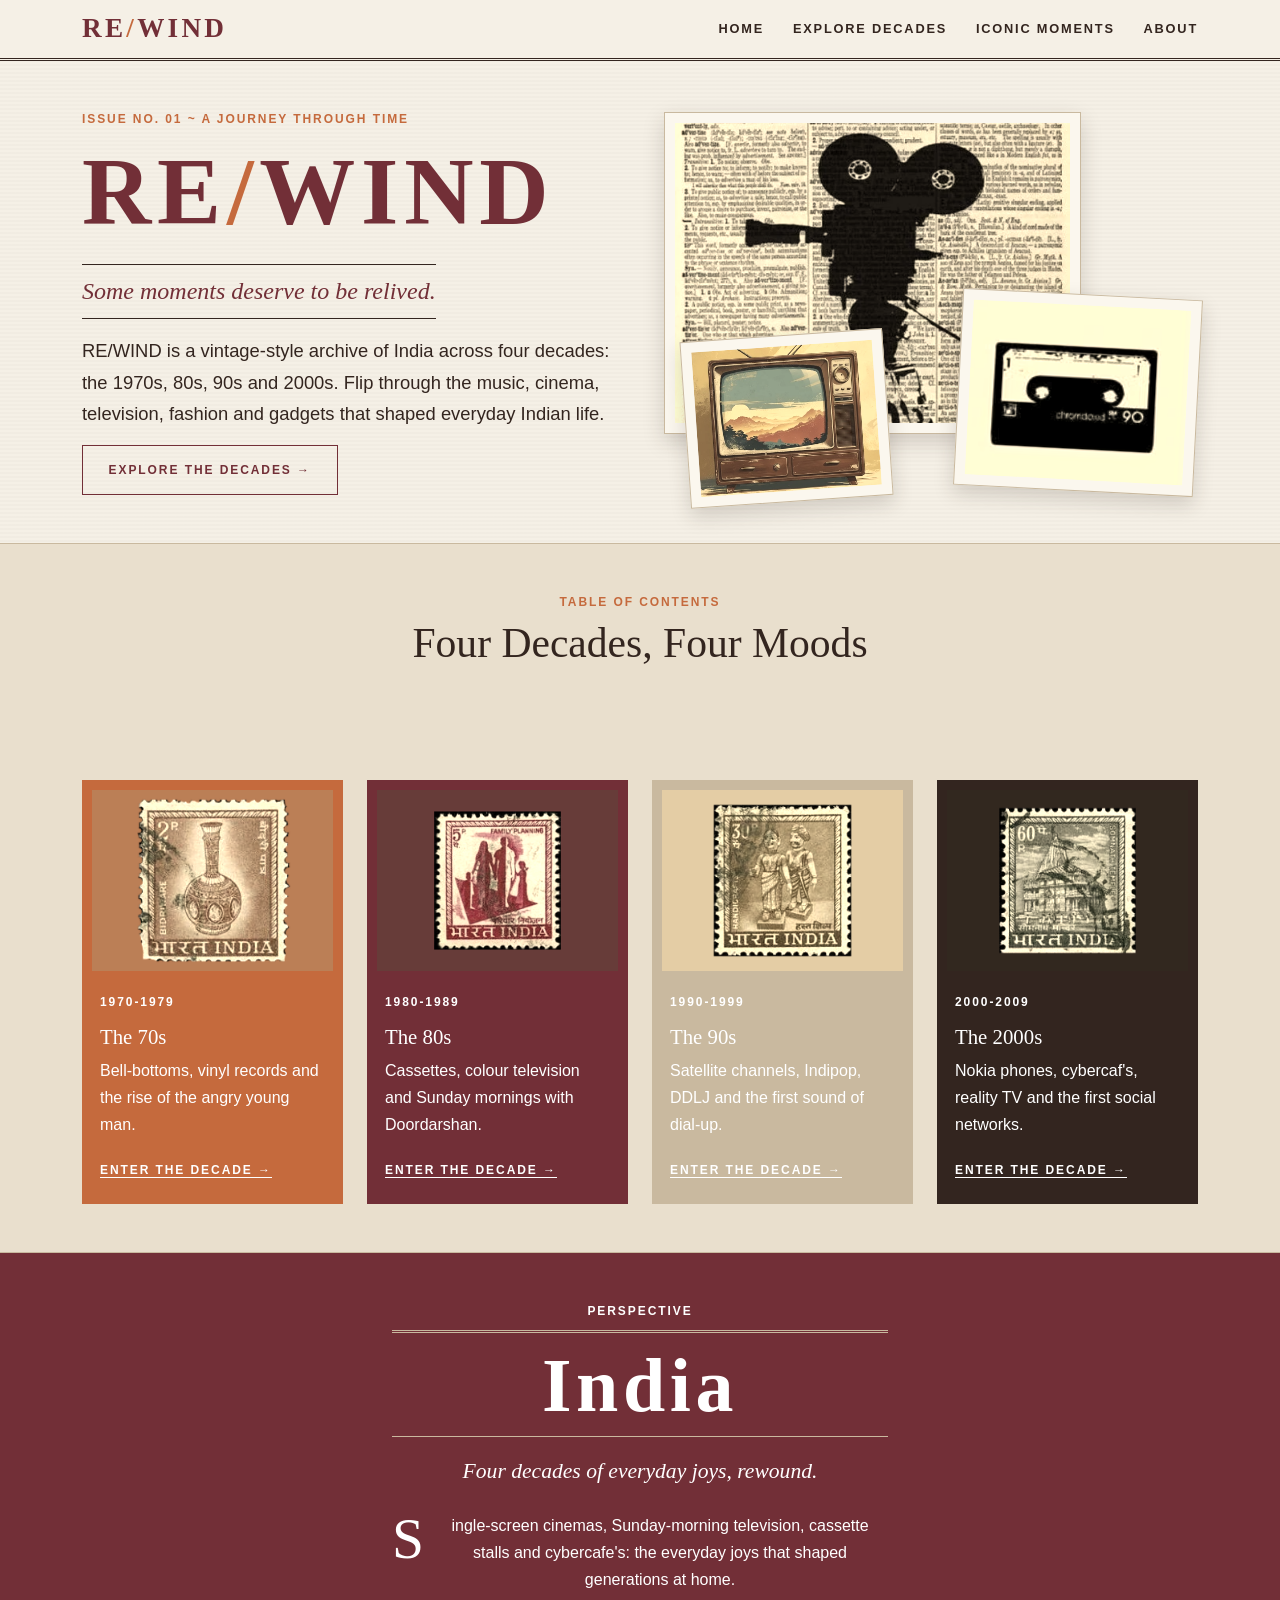
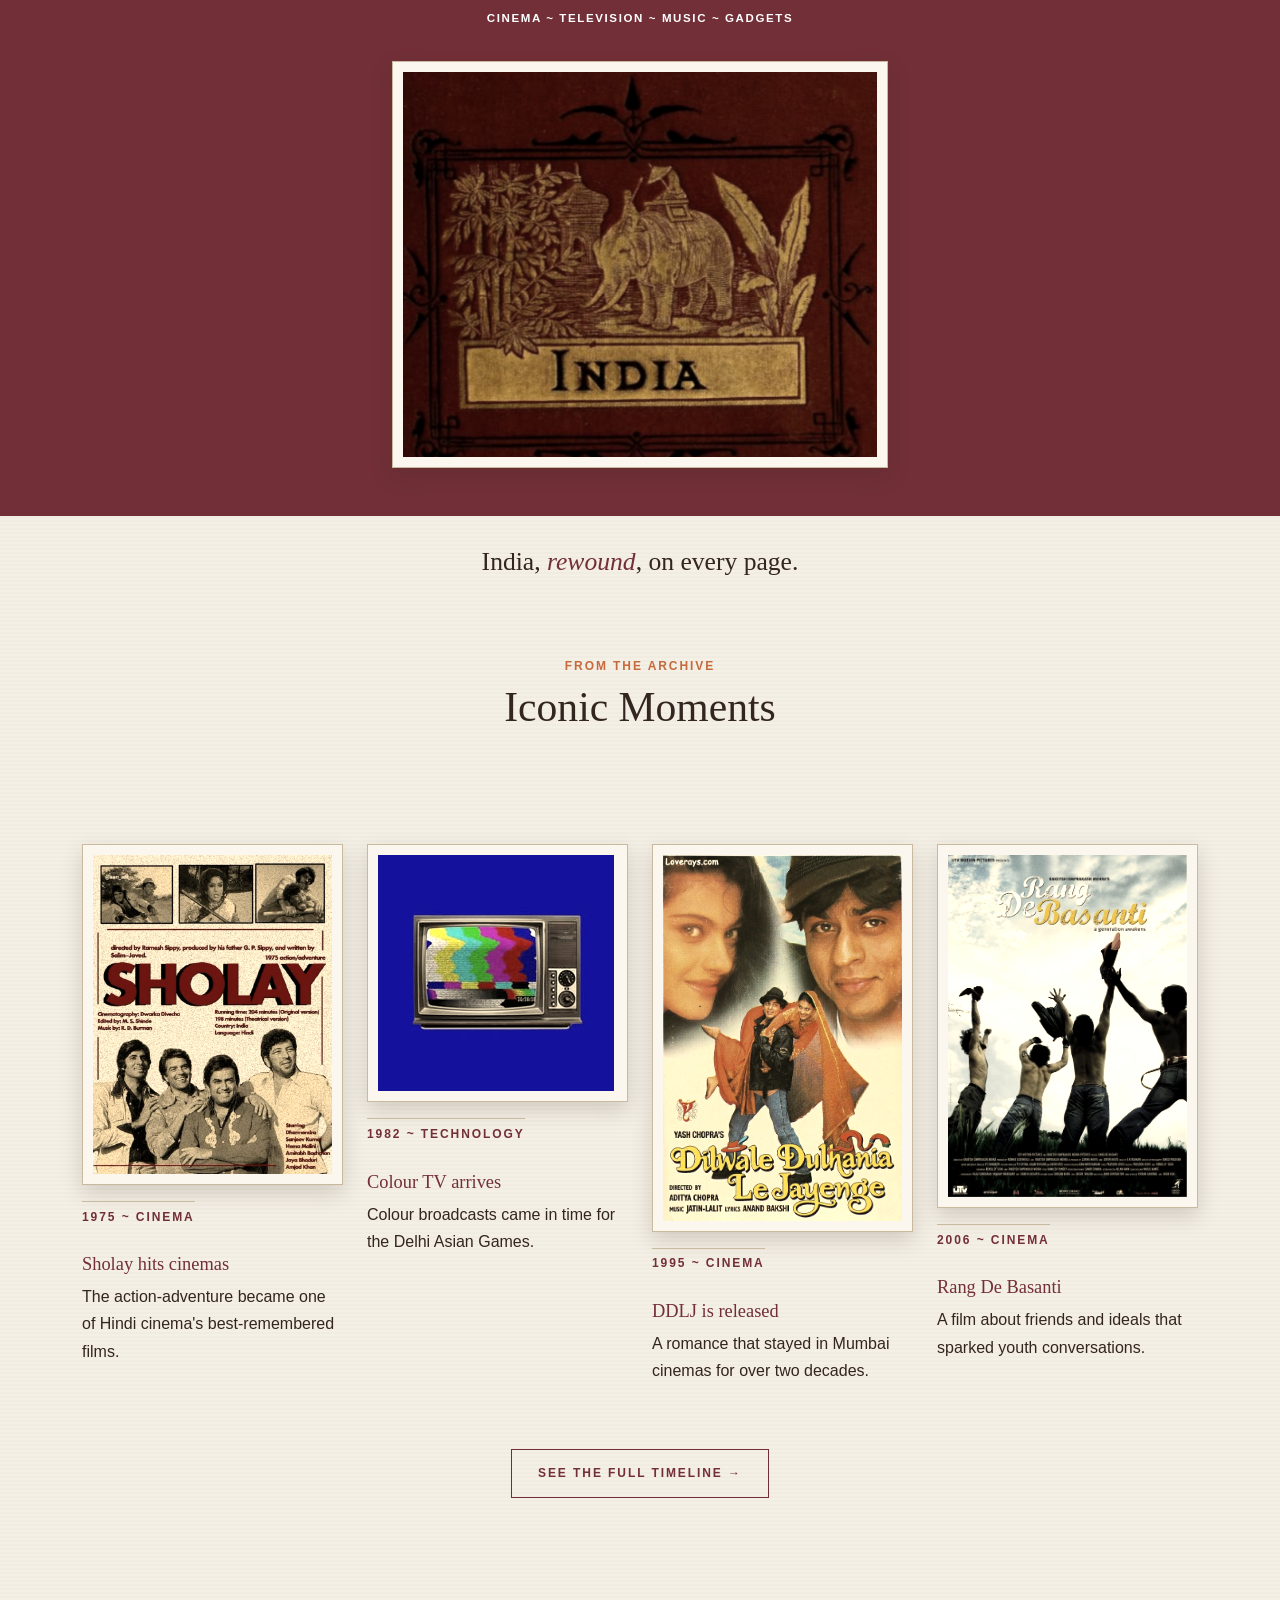
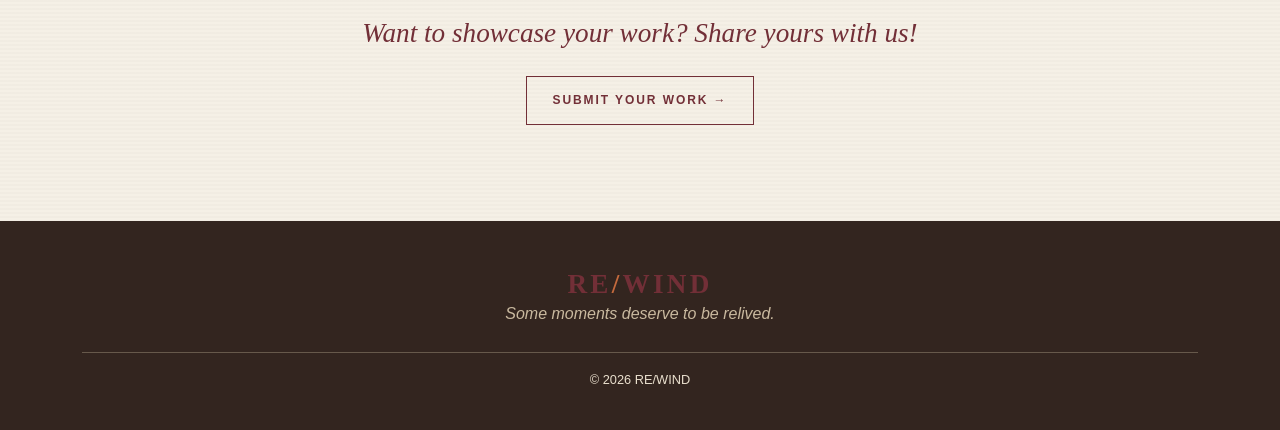
<file: index.html>
<!DOCTYPE html>
<html lang="en">

<head>
  <meta charset="UTF-8">
  <meta name="viewport" content="width=device-width, initial-scale=1">
  <title>Home | RE/WIND</title>
  <meta name="description" content="RE/WIND: a vintage editorial archive of Indian culture, 1970s to 2000s.">
  <link href="https://cdn.jsdelivr.net/npm/bootstrap@5.3.3/dist/css/bootstrap.min.css" rel="stylesheet">
  <link href="style.css" rel="stylesheet">
</head>

<body>
  <header class="masthead sticky-top">
    <div class="container masthead-inner">
      <a class="wordmark" href="index.html">RE<span>/</span>WIND</a>
      <input type="checkbox" id="nav-toggle" class="nav-toggle" aria-label="Toggle menu">
      <label for="nav-toggle" class="nav-burger">Menu</label>
      <nav class="main-nav" aria-label="Main navigation"><a href="index.html" class="active">Home</a><a
          href="explore.html">Explore Decades</a><a href="moments.html">Iconic Moments</a><a href="about.html">About</a>
      </nav>
    </div>
  </header>
  <main>

    <section class="hero py-5">
      <div class="container">
        <div class="row align-items-center g-5">
          <div class="col-lg-6">
            <p class="kicker">Issue No. 01 ~ A Journey Through Time</p>
            <h1 class="display-title">RE<span>/</span>WIND</h1>
            <p class="tagline">Some moments deserve to be relived.</p>
            <p class="lead-text">RE/WIND is a vintage-style archive of India across four decades: the 1970s, 80s, 90s
              and 2000s. Flip through the music, cinema, television, fashion and gadgets that shaped everyday Indian
              life.</p>
            <a class="btn-rw" href="explore.html">Explore the Decades → </a>
          </div>
          <div class="col-lg-6">
            <div class="collage">
              <figure class="frame collage-a">
                <div class="frame-inner"><img src="images\homepage\Untitled Design.png" alt="Film reel illustration"
                    loading="lazy">
                </div>
              </figure>
              <figure class="frame collage-b">
                <div class="frame-inner"><img src="images\homepage\Untitled Design (1).png"
                    alt="Television illustration" loading="lazy">
                </div>
              </figure>
              <figure class="frame collage-c">
                <div class="frame-inner"><img src="images\homepage\Untitled Design (2).png" alt="Cassette illustration"
                    loading="lazy">
                </div>
              </figure>
            </div>
          </div>
        </div>
      </div>
    </section>

    <section class="py-5 band-cream">
      <div class="container">
        <div class="section-head">
          <p class="kicker">Table of Contents</p>
          <h2 class="section-head">Four Decades, Four Moods</h2>
        </div>
        <div class="row g-4">
          <div class="col-sm-6 col-lg-3"><a class="decade-tile tile-70s" href="70s.html">
              <div class="frame-inner"><img src="images\homepage\70s.png" alt="The 70s illustration"></div>
              <div class="tile-text"><span class="tile-num">1970-1979</span>
                <h3>The 70s</h3>
                <p>Bell-bottoms, vinyl records and the rise of the angry young man.</p><span class="read-more">Enter the
                  decade → </span>
              </div>
            </a></div>
          <div class="col-sm-6 col-lg-3"><a class="decade-tile tile-80s" href="80s.html">
              <div class="frame-inner"><img src="images\homepage\80s.png" alt="The 80s illustration"></div>
              <div class="tile-text"><span class="tile-num">1980-1989</span>
                <h3>The 80s</h3>
                <p>Cassettes, colour television and Sunday mornings with Doordarshan.</p><span class="read-more">Enter
                  the decade → </span>
              </div>
            </a></div>
          <div class="col-sm-6 col-lg-3"><a class="decade-tile tile-90s" href="90s.html">
              <div class="frame-inner"><img src="images\homepage\90s.png" alt="The 90s illustration"></div>
              <div class="tile-text"><span class="tile-num">1990-1999</span>
                <h3>The 90s</h3>
                <p>Satellite channels, Indipop, DDLJ and the first sound of dial-up.</p><span class="read-more">Enter
                  the decade → </span>
              </div>
            </a></div>
          <div class="col-sm-6 col-lg-3"><a class="decade-tile tile-2000s" href="2000s.html">
              <div class="frame-inner"><img src="images\homepage\2000s.png" alt="The 2000s illustration"></div>
              <div class="tile-text"><span class="tile-num">2000-2009</span>
                <h3>The 2000s</h3>
                <p>Nokia phones, cybercaf's, reality TV and the first social networks.</p><span class="read-more">Enter
                  the decade → </span>
              </div>
            </a></div>
        </div>
      </div>
    </section>

    <section class="split">
      <div class="row g-0">
        <div class="col-12 split-india">
          <div class="split-inner intro-editorial">
            <p class="kicker">Perspective</p>
            <h2 class="intro-title">India</h2>
            <p class="intro-deck">Four decades of everyday joys, rewound.</p>
            <p class="intro-body"><p class="intro-body-first-letter">S</p>ingle-screen cinemas, Sunday-morning television, cassette stalls and cybercafe's: the
              everyday joys that shaped generations at home.</p>
            <p class="intro-index">CINEMA ~ TELEVISION ~ MUSIC ~ GADGETS</p>
            <figure class="frame ">
              <div class="frame-inner"><img src="images\homepage\india.png" alt="India illustration" loading="lazy">
              </div>
            </figure>
          </div>
        </div>

      </div>
    </section>
    <div class="container py-4 text-center">
      <p class="meet-line">India, <em>rewound</em>, on every page.</p>
    </div>

    <section class="py-5">
      <div class="container">
        <div class="section-head">
          <p class="kicker">From the Archive</p>
          <h2 class="section-head">Iconic Moments</h2>
        </div>
        <div class="row g-4">
          <div class="col-sm-6 col-lg-3">
            <article class="mini-moment">
              <figure class="frame ">
                <div class="frame-inner"><img src="images\homepage\sholay.jpeg" alt="Sholay hits cinemas"
                    loading="lazy"></div>
              </figure>
              <p class="date-stamp">1975 ~ Cinema</p>
              <h3>Sholay hits cinemas</h3>
              <p>The action-adventure became one of Hindi cinema's best-remembered films.</p>
            </article>
          </div>
          <div class="col-sm-6 col-lg-3">
            <article class="mini-moment">
              <figure class="frame ">
                <div class="frame-inner"><img src="images\homepage\color tv.jpeg" alt="Colour TV arrives"
                    loading="lazy"></div>
              </figure>
              <p class="date-stamp">1982 ~ Technology</p>
              <h3>Colour TV arrives</h3>
              <p>Colour broadcasts came in time for the Delhi Asian Games.</p>
            </article>
          </div>
          <div class="col-sm-6 col-lg-3">
            <article class="mini-moment">
              <figure class="frame ">
                <div class="frame-inner"><img src="images\homepage\DDLJ.jpeg" alt="DDLJ is released" loading="lazy">
                </div>
              </figure>
              <p class="date-stamp">1995 ~ Cinema</p>
              <h3>DDLJ is released</h3>
              <p>A romance that stayed in Mumbai cinemas for over two decades.</p>
            </article>
          </div>
          <div class="col-sm-6 col-lg-3">
            <article class="mini-moment">
              <figure class="frame ">
                <div class="frame-inner"><img src="images\homepage\Rang De Basanti.jpeg" alt="Rang De Basanti"
                    loading="lazy"></div>
              </figure>
              <p class="date-stamp">2006 ~ Cinema</p>
              <h3>Rang De Basanti</h3>
              <p>A film about friends and ideals that sparked youth conversations.</p>
            </article>
          </div>
        </div>
        <p class="text-center mt-5"><a class="btn-rw" href="moments.html">See the full timeline → </a></p>
      </div>
    </section>
    <section class="py-5 share-cta">
      <div class="container">
        <p class="share-line">Want to showcase your work? Share yours with us!</p>
        <a class="btn-rw" href="about.html#submit">Submit your work → </a>
      </div>
    </section>
  </main>
  <footer class="site-footer">
    <div class="container text-center">
      <p class="wordmark wordmark-lg">RE<span>/</span>WIND</p>
      <p class="footer-tag">Some moments deserve to be relived.</p>
      <p class="copyright"> © 2026 RE/WIND</p>
    </div>
  </footer>
</body>

</html>
</file>
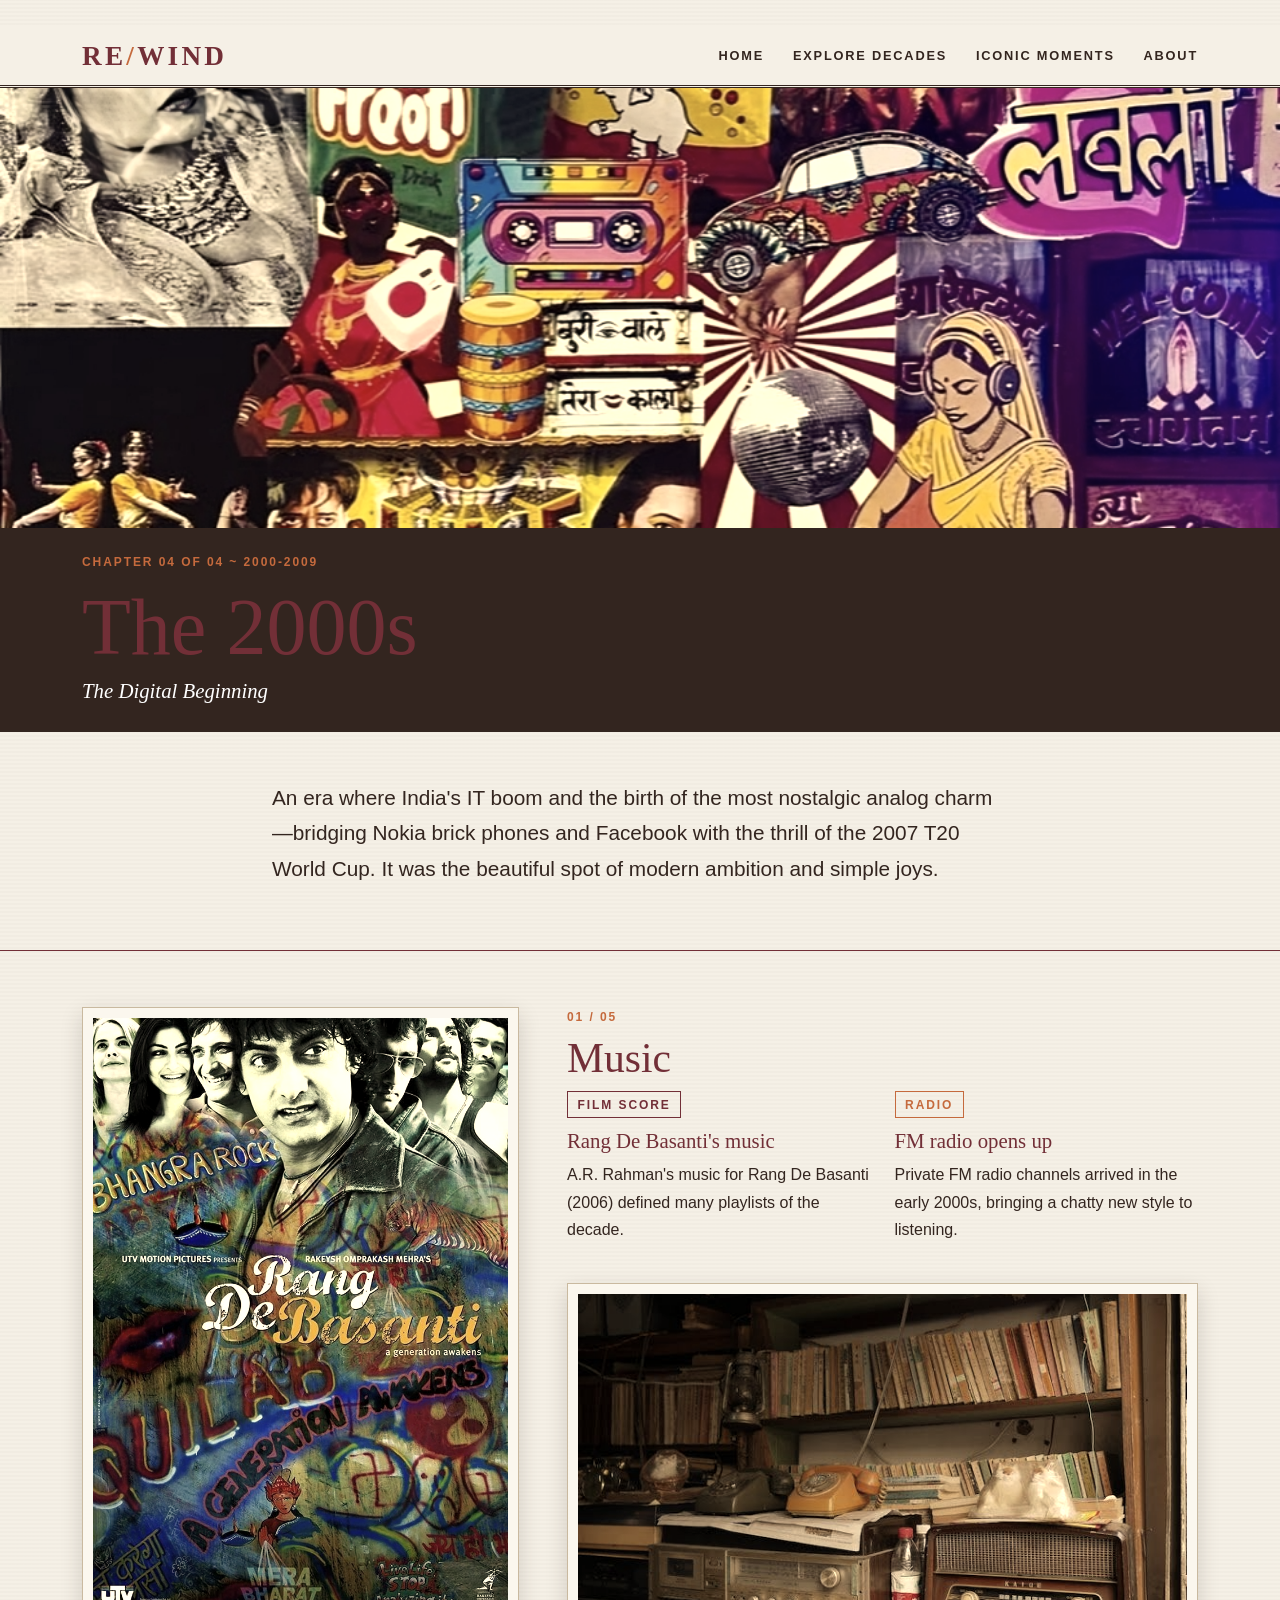
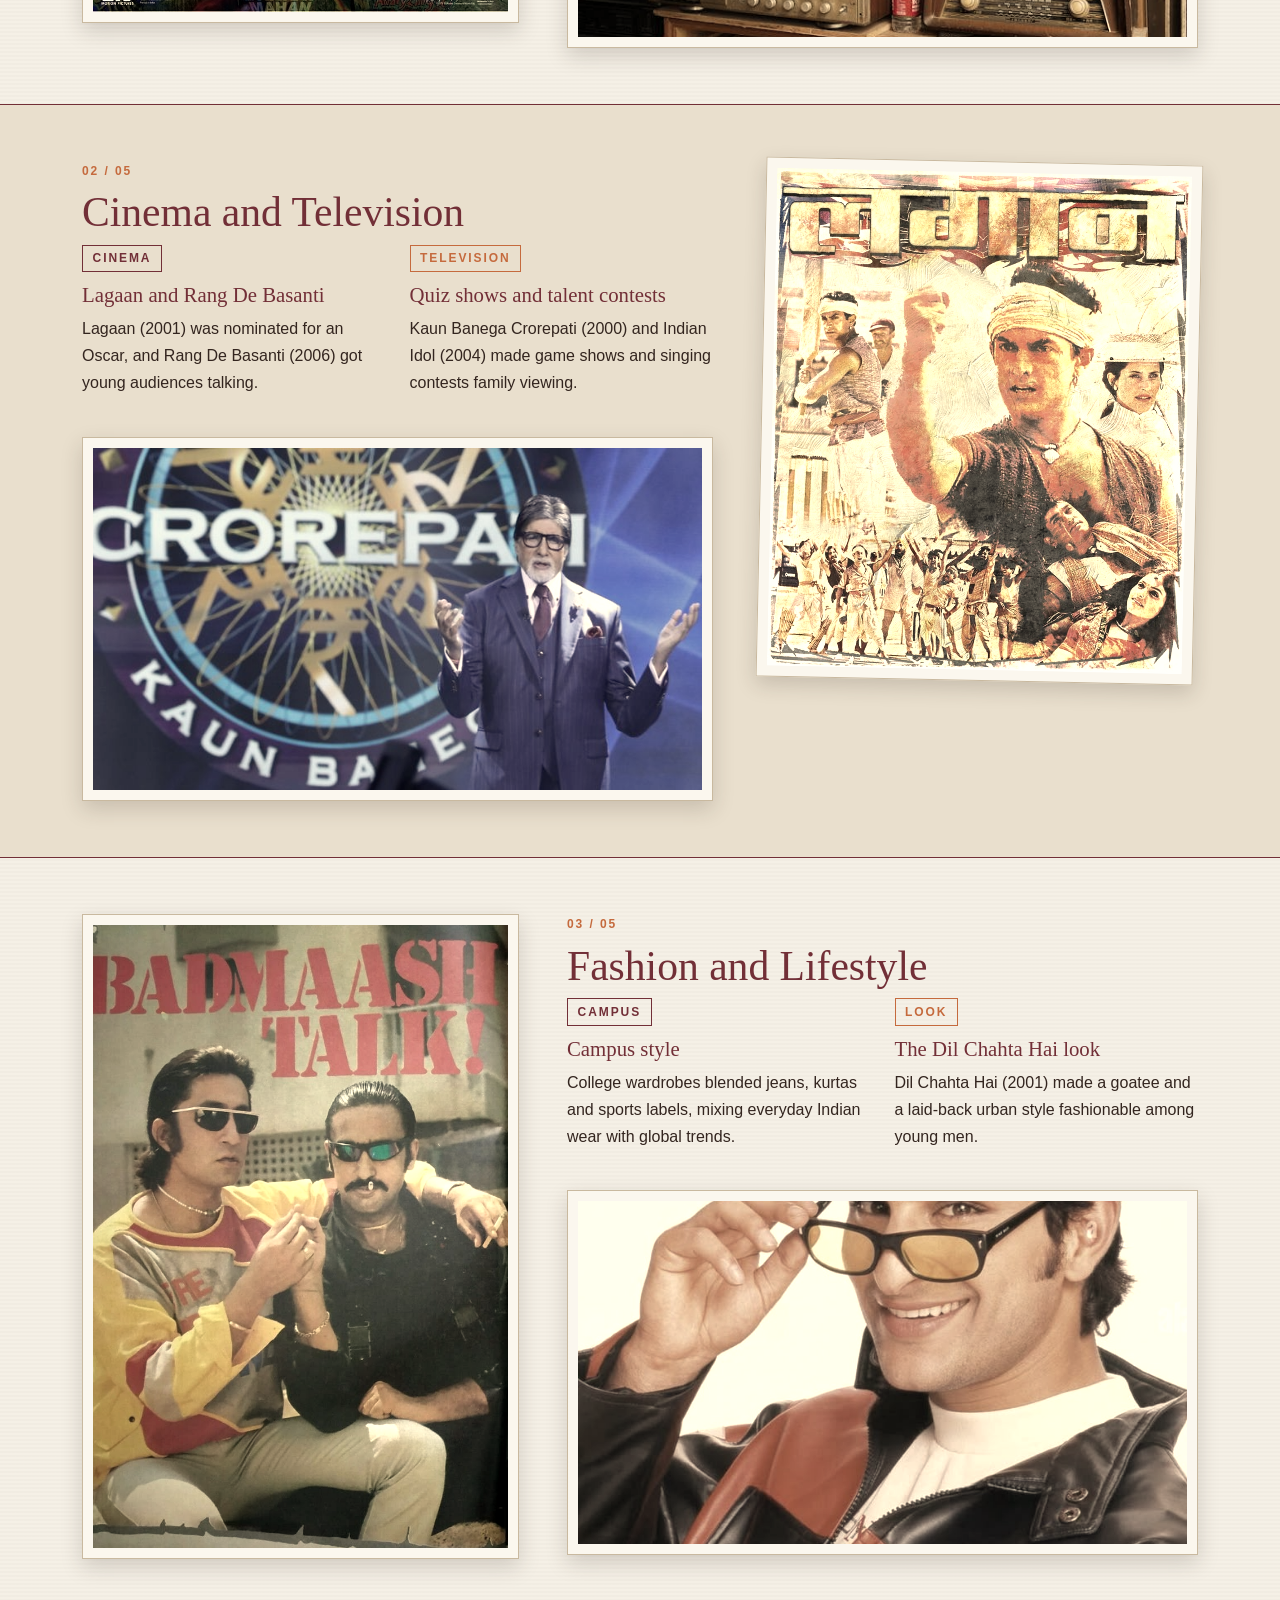
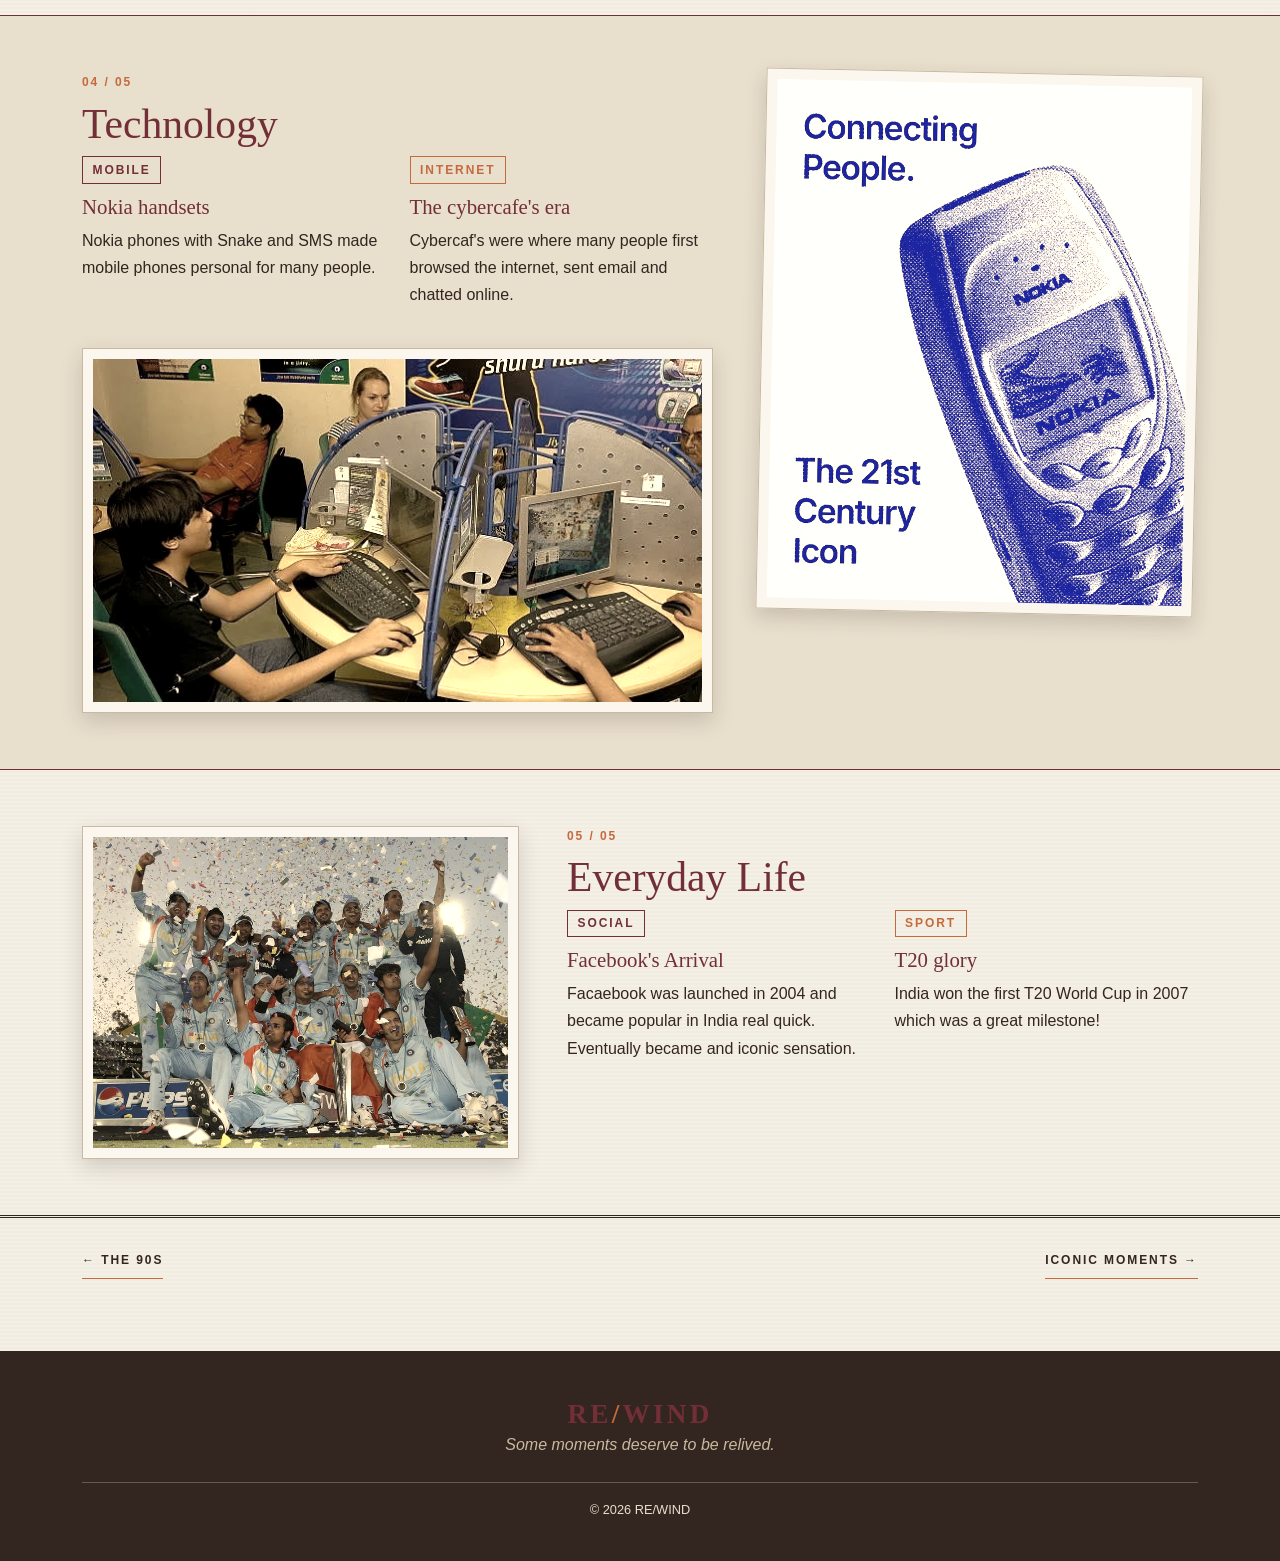
<file: 2000s.html>
̰<!DOCTYPE html>
<html lang="en">

<head>
  <meta charset="UTF-8">
  <meta name="viewport" content="width=device-width, initial-scale=1">
  <title>The 2000s | RE/WIND</title>
  <meta name="description" content="RE/WIND: a vintage editorial archive of Indian culture, 1970s to 2000s.">
  <link href="https://cdn.jsdelivr.net/npm/bootstrap@5.3.3/dist/css/bootstrap.min.css" rel="stylesheet">
  <link href="style.css" rel="stylesheet">
</head>

<body>
  <header class="masthead sticky-top">
    <div class="container masthead-inner">
      <a class="wordmark" href="index.html">RE<span>/</span>WIND</a>
      <input type="checkbox" id="nav-toggle" class="nav-toggle" aria-label="Toggle menu">
      <label for="nav-toggle" class="nav-burger">Menu</label>
      <nav class="main-nav" aria-label="Main navigation"><a href="index.html">Home</a><a href="explore.html"
          class="active">Explore Decades</a><a href="moments.html">Iconic Moments</a><a href="about.html">About</a>
      </nav>
    </div>
  </header>
  <main>
    <section class="decade-hero"><img src="images/2000s/bollybackfinal.jpg" alt="The 2000s cover illustration"
        loading="lazy">
      <div class="hero-band">
        <div class="container">
          <p class="kicker">Chapter 04 of 04 ~ 2000-2009</p>
          <h1>The 2000s</h1>
          <p class="subtitle">The Digital Beginning</p>
        </div>
      </div>
    </section>
    <section class="py-5">
      <div class="container">
        <div class="row justify-content-center">
          <div class="col-lg-8">
            <p class="dropcap intro-text"> An era where India's IT boom and the birth of the most nostalgic analog charm—bridging Nokia brick phones and Facebook with the thrill of the 2007 T20 World Cup.
               It was the beautiful spot of modern ambition and simple joys. </p>
          </div>
        </div>
      </div>
    </section>
    <section class="category">
      <div class="container">
        <div class="row g-5 align-items-start">
          <div class="col-lg-5">
            <figure class="frame ">
              <div class="frame-inner"><img src="images/2000s/RangDeBasanti.jpeg" alt="Music illustration"
                  loading="lazy"></div>
            </figure>
          </div>
          <div class="col-lg-7">
            <p class="kicker">01 / 05</p>
            <h2>Music</h2>
            <div class="row g-4">
              <div class="col-md-6"><span class="tag tag-india">Film Score</span>
                <h3>Rang De Basanti's music</h3>
                <p>A.R. Rahman's music for Rang De Basanti (2006) defined many playlists of the decade.</p>
              </div>
              <div class="col-md-6"><span class="tag tag-alt">Radio</span>
                <h3>FM radio opens up</h3>
                <p>Private FM radio channels arrived in the early 2000s, bringing a chatty new style to listening.</p>
              </div>
            </div>
            <figure class="frame mt-4">
              <div class="frame-inner">
                <img src="images/2000s/fmradio.jpeg"
                     alt="FM Radio Image"
                     class="w-100"
                     style="aspect-ratio: 16/9; object-fit: cover;"
                     loading="lazy">
              </div>
            </figure>
          </div>
        </div>
      </div>
    </section>
    <section class="category alt">
      <div class="container">
        <div class="row g-5 align-items-start">
          <div class="col-lg-5 order-lg-2">
            <figure class="frame tilt">
              <div class="frame-inner"><img src="images/2000s/lagaan.jpeg" alt="Cinema and Television illustration"
                  loading="lazy"></div>
            </figure>
          </div>
          <div class="col-lg-7">
            <p class="kicker">02 / 05</p>
            <h2>Cinema and Television</h2>
            <div class="row g-4">
              <div class="col-md-6"><span class="tag tag-india">Cinema</span>
                <h3>Lagaan and Rang De Basanti</h3>
                <p>Lagaan (2001) was nominated for an Oscar, and Rang De Basanti (2006) got young audiences talking.</p>
              </div>
              <div class="col-md-6"><span class="tag tag-alt">Television</span>
                <h3>Quiz shows and talent contests</h3>
                <p>Kaun Banega Crorepati (2000) and Indian Idol (2004) made game shows and singing contests family
                  viewing.</p>
              </div>
            </div>
            <figure class="frame mt-4">
              <div class="frame-inner">
                <img src="images/2000s/kbc.jpeg"
                     alt="KBC image"
                     class="w-100"
                     style="aspect-ratio: 16/9; object-fit: cover;"
                     loading="lazy">
              </div>
            </figure>
          </div>
        </div>
      </div>
    </section>
    <section class="category">
      <div class="container">
        <div class="row g-5 align-items-start">
          <div class="col-lg-5">
            <figure class="frame ">
              <div class="frame-inner"><img src="images/2000s/fashionfinal.jpeg"
                  alt="Fashion and Lifestyle illustration" loading="lazy"></div>
            </figure>
          </div>
          <div class="col-lg-7">
            <p class="kicker">03 / 05</p>
            <h2>Fashion and Lifestyle</h2>
            <div class="row g-4">
              <div class="col-md-6"><span class="tag tag-india">Campus</span>
                <h3>Campus style</h3>
                <p>College wardrobes blended jeans, kurtas and sports labels, mixing everyday Indian wear with global
                  trends.</p>
              </div>
              <div class="col-md-6"><span class="tag tag-alt">Look</span>
                <h3>The Dil Chahta Hai look</h3>
                <p>Dil Chahta Hai (2001) made a goatee and a laid-back urban style fashionable among young men.</p>
              </div>
            </div>
            <figure class="frame mt-4">
              <div class="frame-inner">
                <img src="images/2000s/fashion1.jpeg"
                     alt="Fashion Saif Ali Khan Image"
                     class="w-100"
                     style="aspect-ratio: 16/9; object-fit: cover;"
                     loading="lazy">
              </div>
            </figure>
          </div>
        </div>
      </div>
    </section>
    <section class="category alt">
      <div class="container">
        <div class="row g-5 align-items-start">
          <div class="col-lg-5 order-lg-2">
            <figure class="frame tilt">
              <div class="frame-inner"><img src="images/2000s/nokia.jpeg" alt="Technology illustration" loading="lazy">
              </div>
            </figure>
          </div>
          <div class="col-lg-7">
            <p class="kicker">04 / 05</p>
            <h2>Technology</h2>
            <div class="row g-4">
              <div class="col-md-6"><span class="tag tag-india">Mobile</span>
                <h3>Nokia handsets</h3>
                <p>Nokia phones with Snake and SMS made mobile phones personal for many people.</p>
              </div>
              <div class="col-md-6"><span class="tag tag-alt">Internet</span>
                <h3>The cybercafe's era</h3>
                <p>Cybercaf's were where many people first browsed the internet, sent email and chatted online.
                </p>
              </div>
            </div>
            <figure class="frame mt-4">
              <div class="frame-inner">
                <img src="images/2000s/cybercafe.jpeg"
                     alt="Cybercafe image"
                     class="w-100"
                     style="aspect-ratio: 16/9; object-fit: cover;"
                     loading="lazy">
              </div>
            </figure>
          </div>
        </div>
      </div>
    </section>
    <section class="category">
      <div class="container">
        <div class="row g-5 align-items-start">
          <div class="col-lg-5">
            <figure class="frame ">
              <div class="frame-inner"><img src="images/2000s/2007.jpeg" alt="Everyday Life illustration"
                  loading="lazy"></div>
            </figure>
          </div>
          <div class="col-lg-7">
            <p class="kicker">05 / 05</p>
            <h2>Everyday Life</h2>
            <div class="row g-4">
              <div class="col-md-6"><span class="tag tag-india">Social</span>
                <h3>Facebook's Arrival</h3>
                <p>Facaebook was launched in 2004 and became popular in India real quick. Eventually became and iconic sensation.</p>
              </div>
              <div class="col-md-6"><span class="tag tag-alt">Sport</span>
                <h3>T20 glory</h3>
                <p>India won the first T20 World Cup in 2007 which was a great milestone!</p>
              </div>
            </div>
          </div>
        </div>
      </div>
    </section>
    <nav class="prev-next" aria-label="Decade navigation">
      <div class="container d-flex justify-content-between flex-wrap gap-3"><a class="pn-link" href="90s.html"> ←
          The 90s</a><a class="pn-link" href="moments.html">Iconic moments → </a></div>
    </nav>
  </main>
  <footer class="site-footer">
    <div class="container text-center">
      <p class="wordmark wordmark-lg">RE<span>/</span>WIND</p>
      <p class="footer-tag">Some moments deserve to be relived.</p>
      <p class="copyright"> © 2026 RE/WIND</p>
    </div>
  </footer>
</body>

</html>
</file>
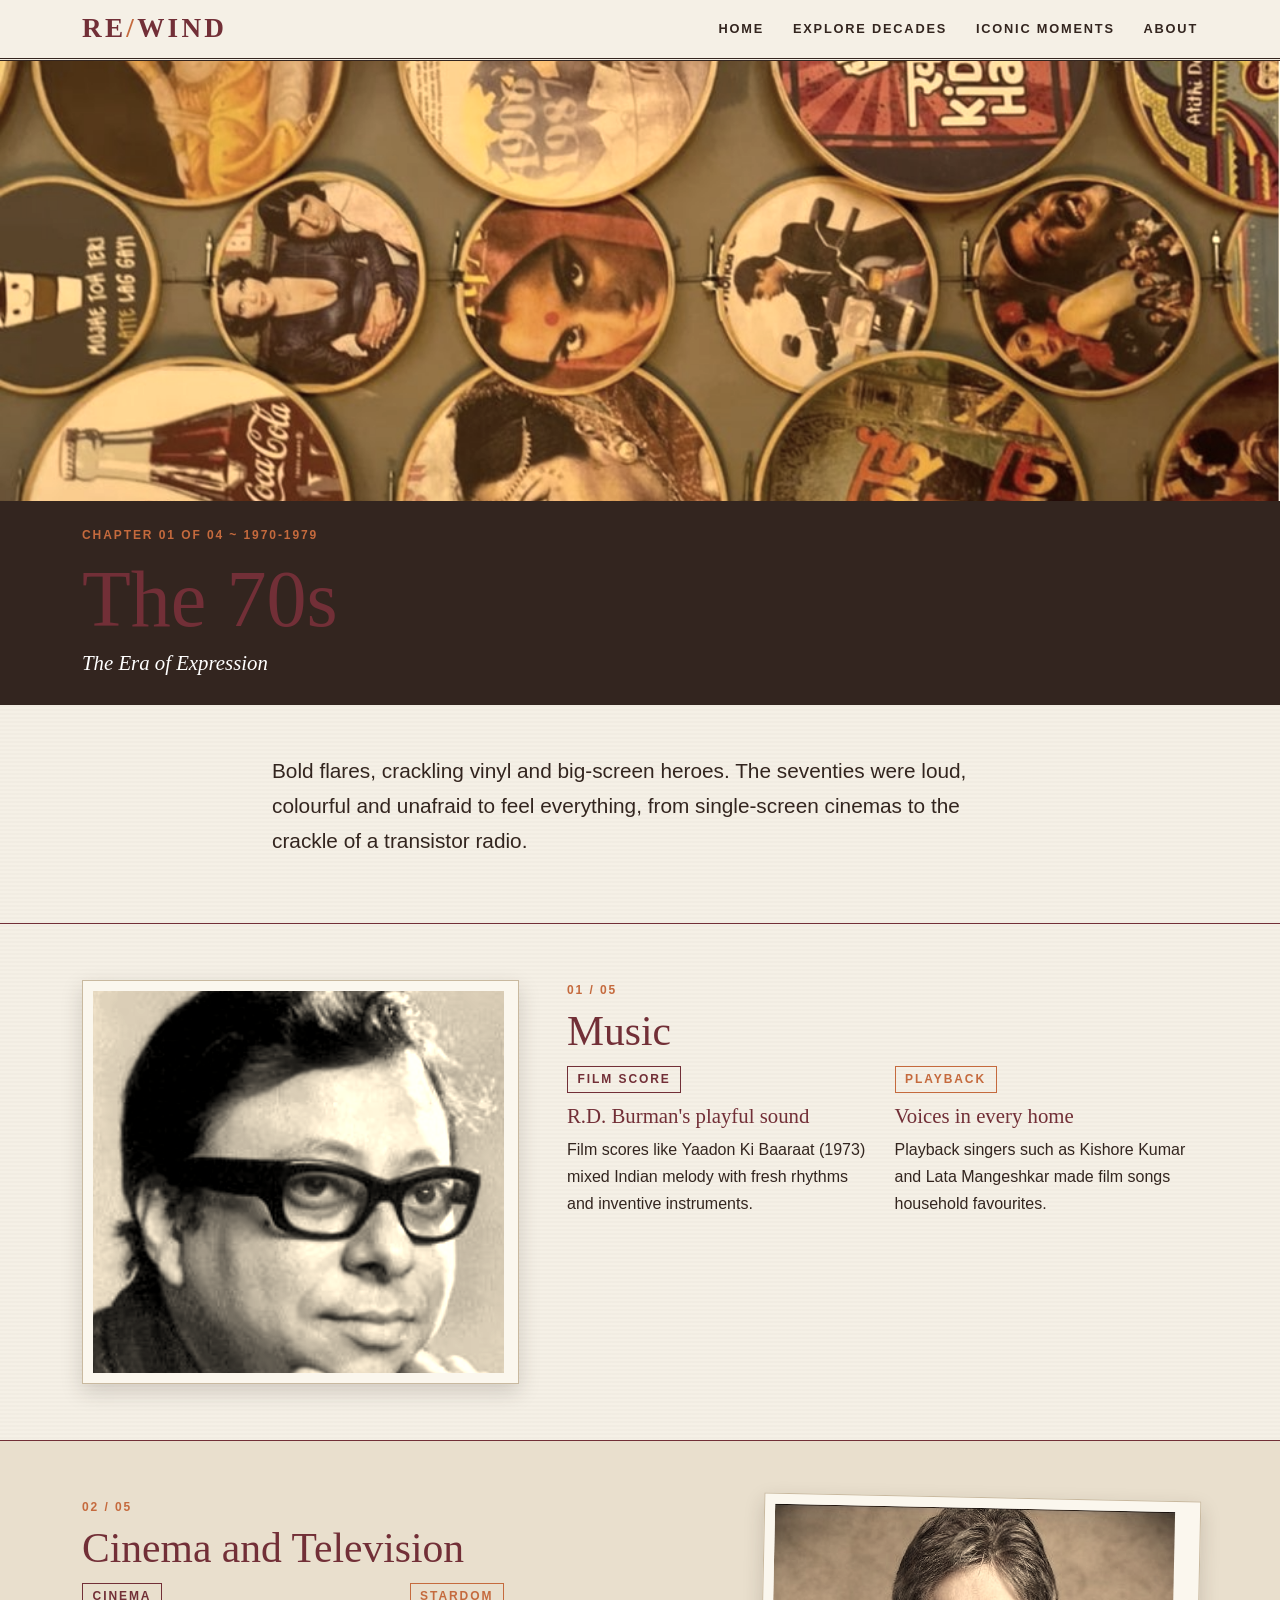
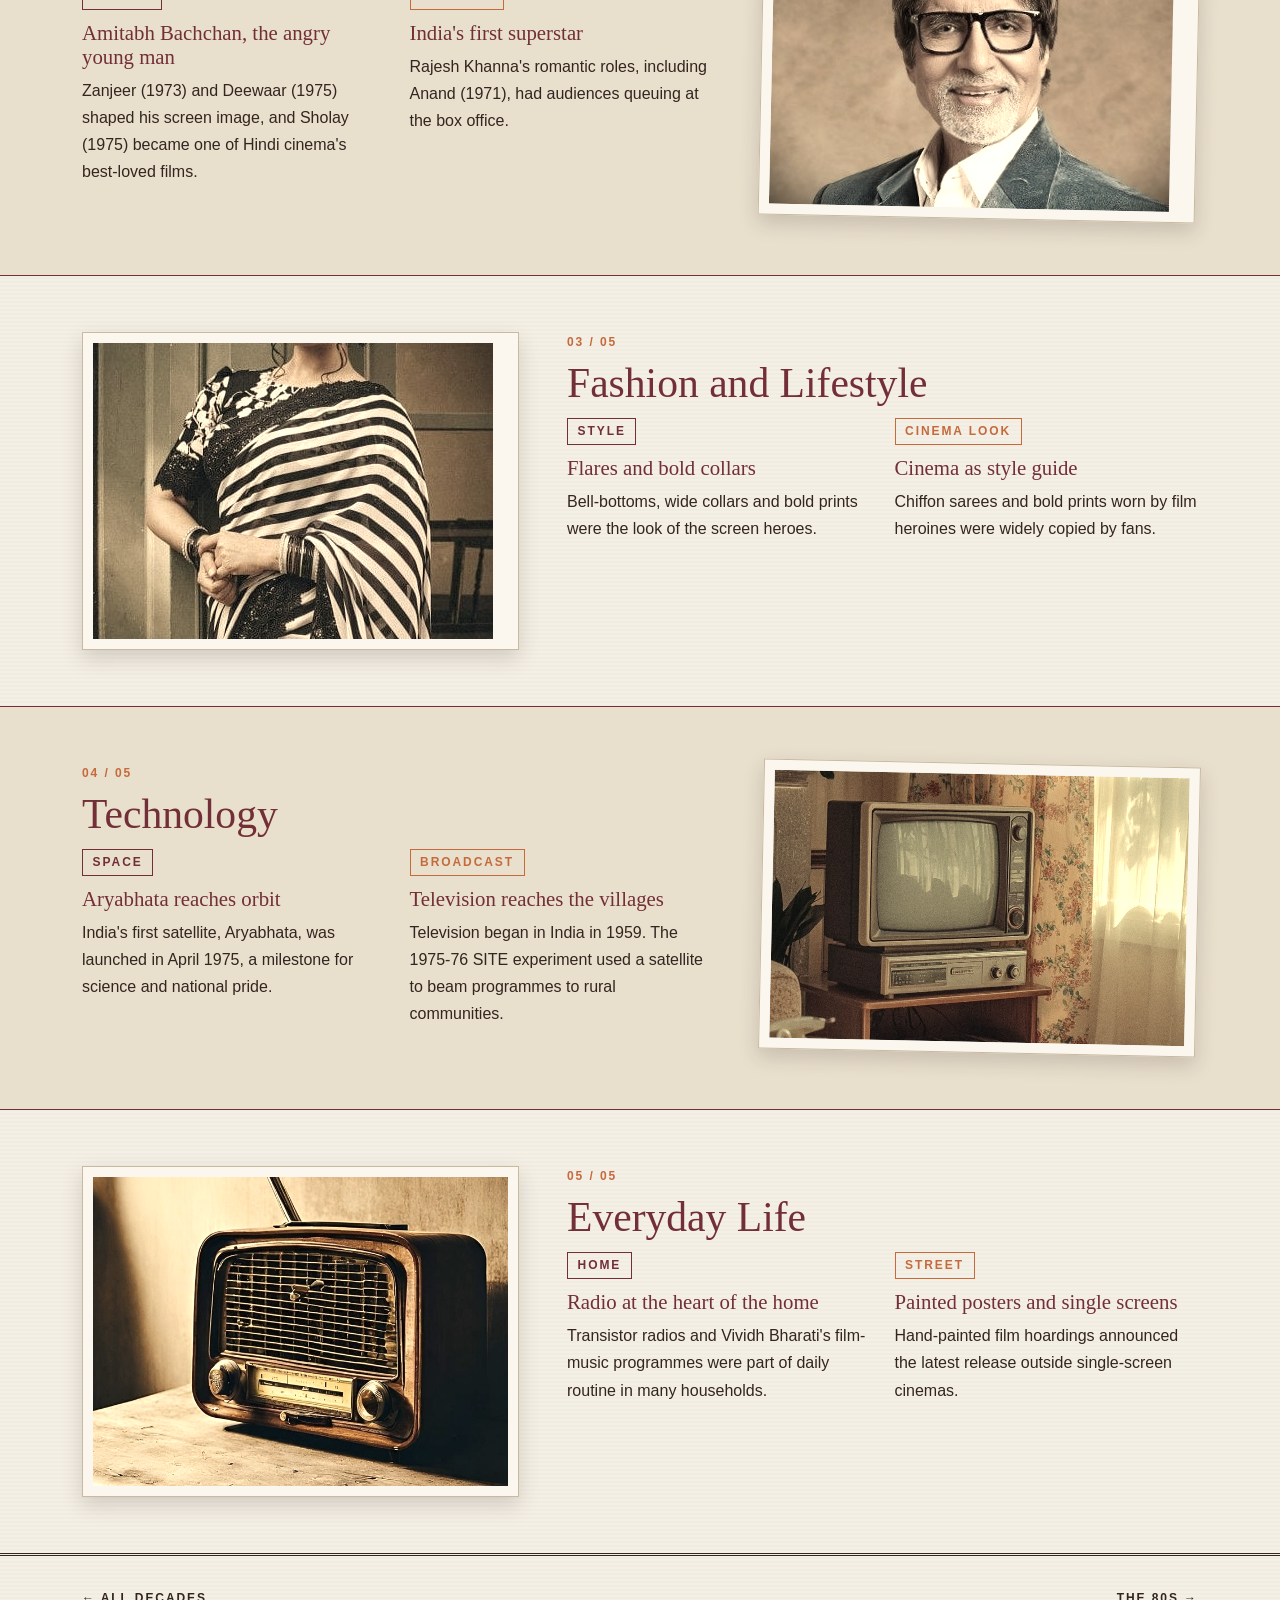
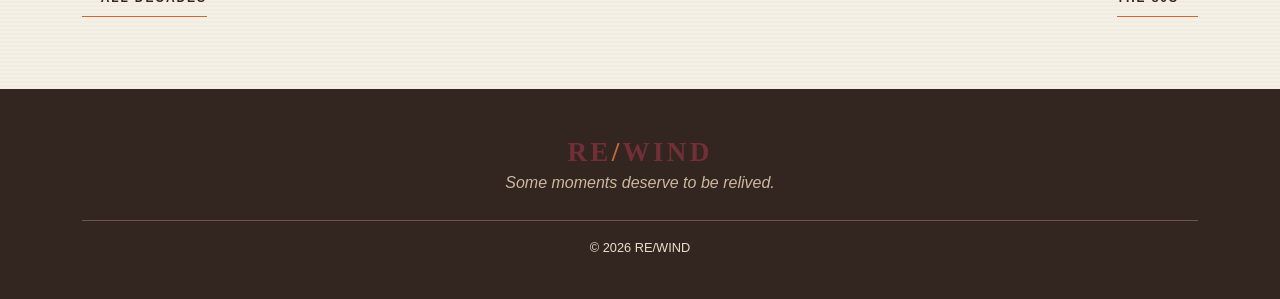
<file: 70s.html>
<!DOCTYPE html>
<html lang="en">

<head>
  <meta charset="UTF-8">
  <meta name="viewport" content="width=device-width, initial-scale=1">
  <title>The 70s | RE/WIND</title>
  <meta name="description" content="RE/WIND: a vintage editorial archive of Indian culture, 1970s to 2000s.">
  <link href="https://cdn.jsdelivr.net/npm/bootstrap@5.3.3/dist/css/bootstrap.min.css" rel="stylesheet">
  <link href="style.css" rel="stylesheet">
</head>

<body>
  <header class="masthead sticky-top">
    <div class="container masthead-inner">
      <a class="wordmark" href="index.html">RE<span>/</span>WIND</a>
      <input type="checkbox" id="nav-toggle" class="nav-toggle" aria-label="Toggle menu">
      <label for="nav-toggle" class="nav-burger">Menu</label>
      <nav class="main-nav" aria-label="Main navigation"><a href="index.html">Home</a><a href="explore.html"
          class="active">Explore Decades</a><a href="moments.html">Iconic Moments</a><a href="about.html">About</a>
      </nav>
    </div>
  </header>
  <main>
    <section class="decade-hero"><img src="images/70s/hero.jpg" alt="The 70s cover illustration">
      <div class="hero-band">
        <div class="container">
          <p class="kicker">Chapter 01 of 04 ~ 1970-1979</p>
          <h1>The 70s</h1>
          <p class=" subtitle">The Era of Expression</p>
        </div>
      </div>
    </section>
    <section class="py-5">
      <div class="container">
        <div class="row justify-content-center">
          <div class="col-lg-8">
            <p class="dropcap intro-text">Bold flares, crackling vinyl and big-screen heroes. The seventies were loud,
              colourful and unafraid to feel everything, from single-screen cinemas to the crackle of a transistor
              radio.</p>
          </div>
        </div>
      </div>
    </section>
    <section class="category">
      <div class="container">
        <div class="row g-5 align-items-start">
          <div class="col-lg-5">
            <figure class="frame ">
              <div class="frame-inner"><img src="images/70s/music.png" alt="Music illustration" loading="lazy"></div>
            </figure>
          </div>
          <div class="col-lg-7">
            <p class="kicker">01 / 05</p>
            <h2 class="decade-head">Music</h2>
            <div class="row g-4">
              <div class="col-md-6"><span class="tag tag-india">Film Score</span>
                <h3>R.D. Burman's playful sound</h3>
                <p>Film scores like Yaadon Ki Baaraat (1973) mixed Indian melody with fresh rhythms and inventive
                  instruments.</p>
              </div>
              <div class="col-md-6"><span class="tag tag-alt">Playback</span>
                <h3>Voices in every home</h3>
                <p>Playback singers such as Kishore Kumar and Lata Mangeshkar made film songs household favourites.</p>
              </div>
            </div>
          </div>
        </div>
      </div>
    </section>
    <section class="category alt">
      <div class="container">
        <div class="row g-5 align-items-start">
          <div class="col-lg-5 order-lg-2">
            <figure class="frame tilt">
              <div class="frame-inner"><img src="images/70s/m0.jpg" alt="Cinema and Television illustration"
                  loading="lazy"></div>
            </figure>
          </div>
          <div class="col-lg-7">
            <p class="kicker">02 / 05</p>
            <h2 class="decade-head">Cinema and Television</h2>
            <div class="row g-4">
              <div class="col-md-6"><span class="tag tag-india">Cinema</span>
                <h3>Amitabh Bachchan, the angry young man</h3>
                <p>Zanjeer (1973) and Deewaar (1975) shaped his screen image, and Sholay (1975) became one of Hindi
                  cinema's best-loved films.</p>
              </div>
              <div class="col-md-6"><span class="tag tag-alt">Stardom</span>
                <h3>India's first superstar</h3>
                <p>Rajesh Khanna's romantic roles, including Anand (1971), had audiences queuing at the box
                  office.</p>
              </div>
            </div>
          </div>
        </div>
      </div>
    </section>
    <section class="category">
      <div class="container">
        <div class="row g-5 align-items-start">
          <div class="col-lg-5">
            <figure class="frame ">
              <div class="frame-inner"><img src="images/70s/fashion.jpeg" alt="Fashion and Lifestyle illustration"
                  loading="lazy"></div>
            </figure>
          </div>
          <div class="col-lg-7">
            <p class="kicker">03 / 05</p>
            <h2 class="decade-head">Fashion and Lifestyle</h2>
            <div class="row g-4">
              <div class="col-md-6"><span class="tag tag-india">Style</span>
                <h3>Flares and bold collars</h3>
                <p>Bell-bottoms, wide collars and bold prints were the look of the screen heroes.</p>
              </div>
              <div class="col-md-6"><span class="tag tag-alt">Cinema Look</span>
                <h3>Cinema as style guide</h3>
                <p>Chiffon sarees and bold prints worn by film heroines were widely copied by fans.</p>
              </div>
            </div>
          </div>
        </div>
      </div>
    </section>
    <section class="category alt">
      <div class="container">
        <div class="row g-5 align-items-start">
          <div class="col-lg-5 order-lg-2">
            <figure class="frame tilt">
              <div class="frame-inner"><img src="images/70s/tech.jpg" alt="Technology illustration" loading="lazy">
              </div>
            </figure>
          </div>
          <div class="col-lg-7">
            <p class="kicker">04 / 05</p>
            <h2 class="decade-head">Technology</h2>
            <div class="row g-4">
              <div class="col-md-6"><span class="tag tag-india">Space</span>
                <h3>Aryabhata reaches orbit</h3>
                <p>India's first satellite, Aryabhata, was launched in April 1975, a milestone for science and
                  national pride.</p>
              </div>
              <div class="col-md-6"><span class="tag tag-alt">Broadcast</span>
                <h3>Television reaches the villages</h3>
                <p>Television began in India in 1959. The 1975-76 SITE experiment used a satellite to beam
                  programmes to rural communities.</p>
              </div>
            </div>
          </div>
        </div>
      </div>
    </section>
    <section class="category">
      <div class="container">
        <div class="row g-5 align-items-start">
          <div class="col-lg-5">
            <figure class="frame ">
              <div class="frame-inner"><img src="images/70s/life.jpg" alt="Everyday Life illustration" loading="lazy">
              </div>
            </figure>
          </div>
          <div class="col-lg-7">
            <p class="kicker">05 / 05</p>
            <h2 class="decade-head">Everyday Life</h2>
            <div class="row g-4">
              <div class="col-md-6"><span class="tag tag-india">Home</span>
                <h3>Radio at the heart of the home</h3>
                <p>Transistor radios and Vividh Bharati's film-music programmes were part of daily routine in many
                  households.</p>
              </div>
              <div class="col-md-6"><span class="tag tag-alt">Street</span>
                <h3>Painted posters and single screens</h3>
                <p>Hand-painted film hoardings announced the latest release outside single-screen cinemas.</p>
              </div>
            </div>
          </div>
        </div>
      </div>
    </section>
    <nav class="prev-next" aria-label="Decade navigation">
      <div class="container d-flex justify-content-between flex-wrap gap-3"><a class="pn-link"
          href="explore.html"> ← All decades</a><a class="pn-link" href="80s.html">The 80s → </a></div>
    </nav>
  </main>
  <footer class="site-footer">
    <div class="container text-center">
      <p class="wordmark wordmark-lg">RE<span>/</span>WIND</p>
      <p class="footer-tag">Some moments deserve to be relived.</p>
      <p class="copyright"> © 2026 RE/WIND</p>
    </div>
  </footer>
</body>

</html>
</file>
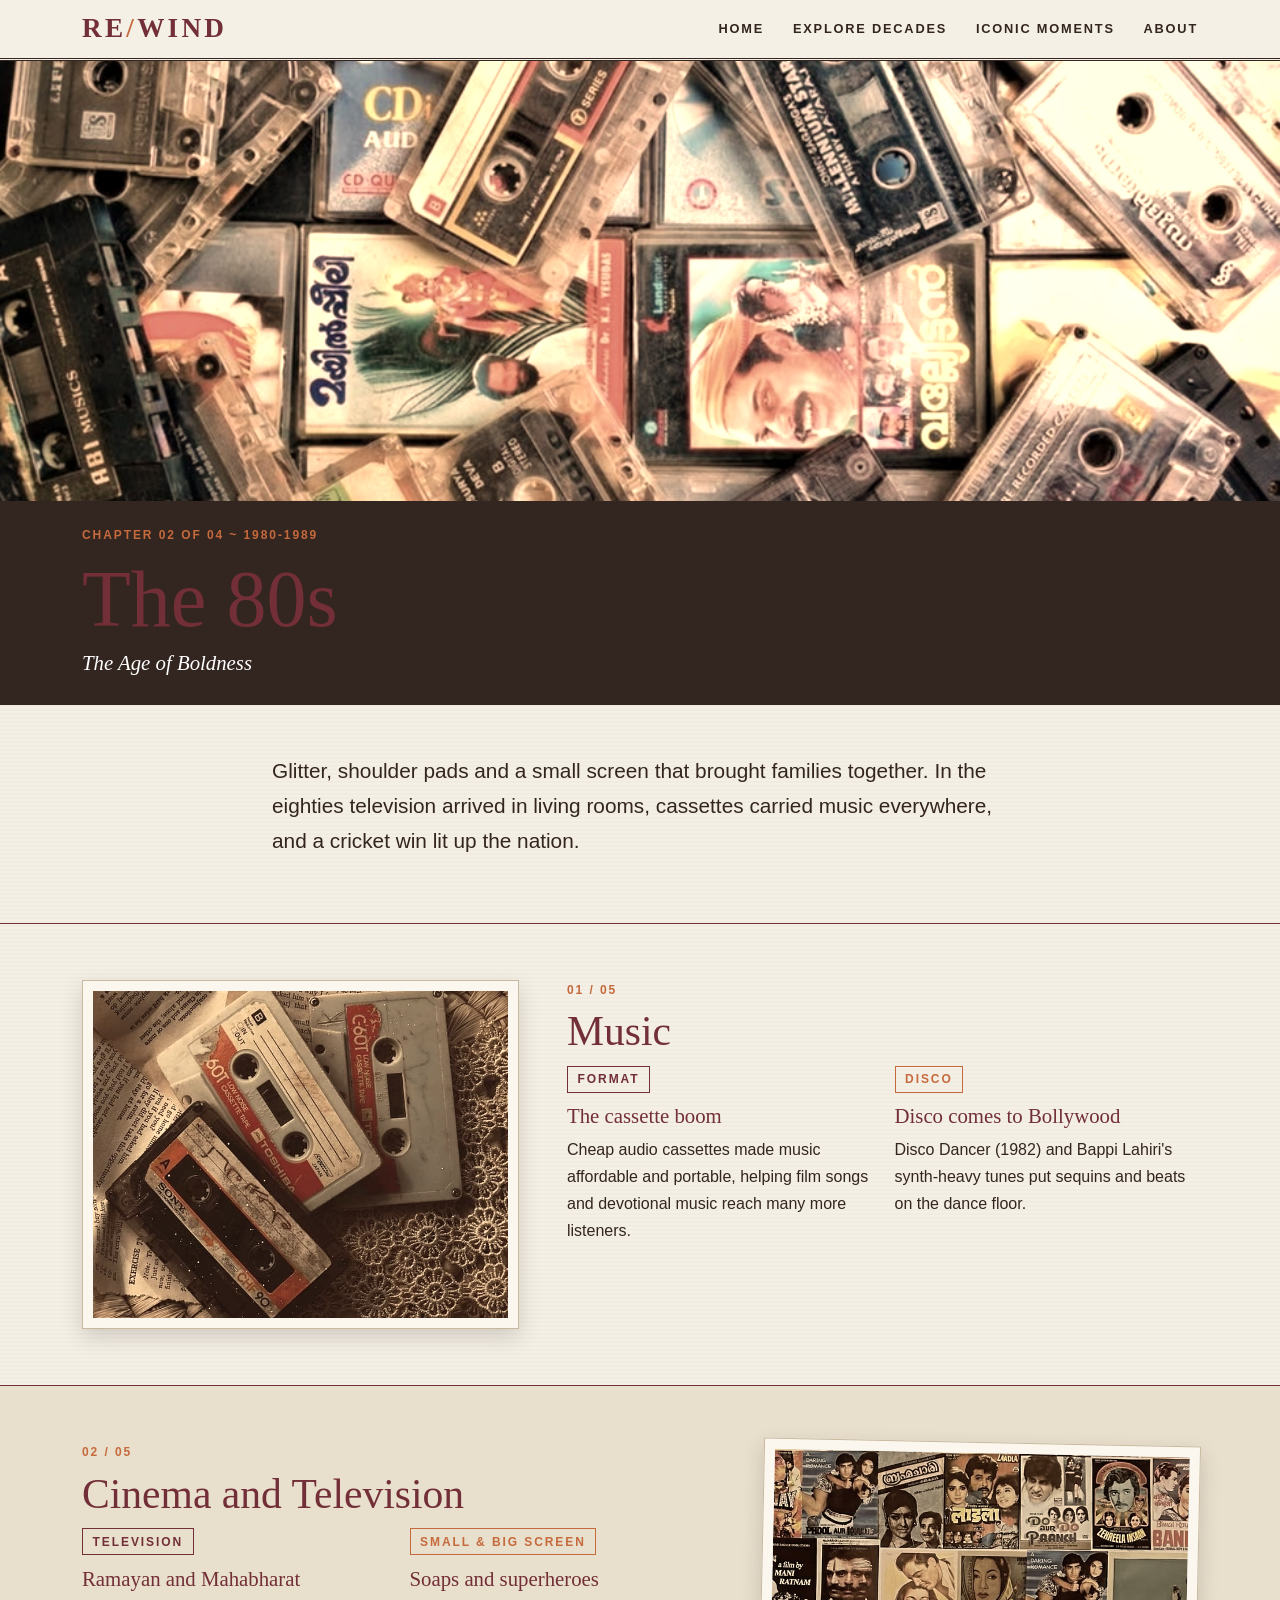
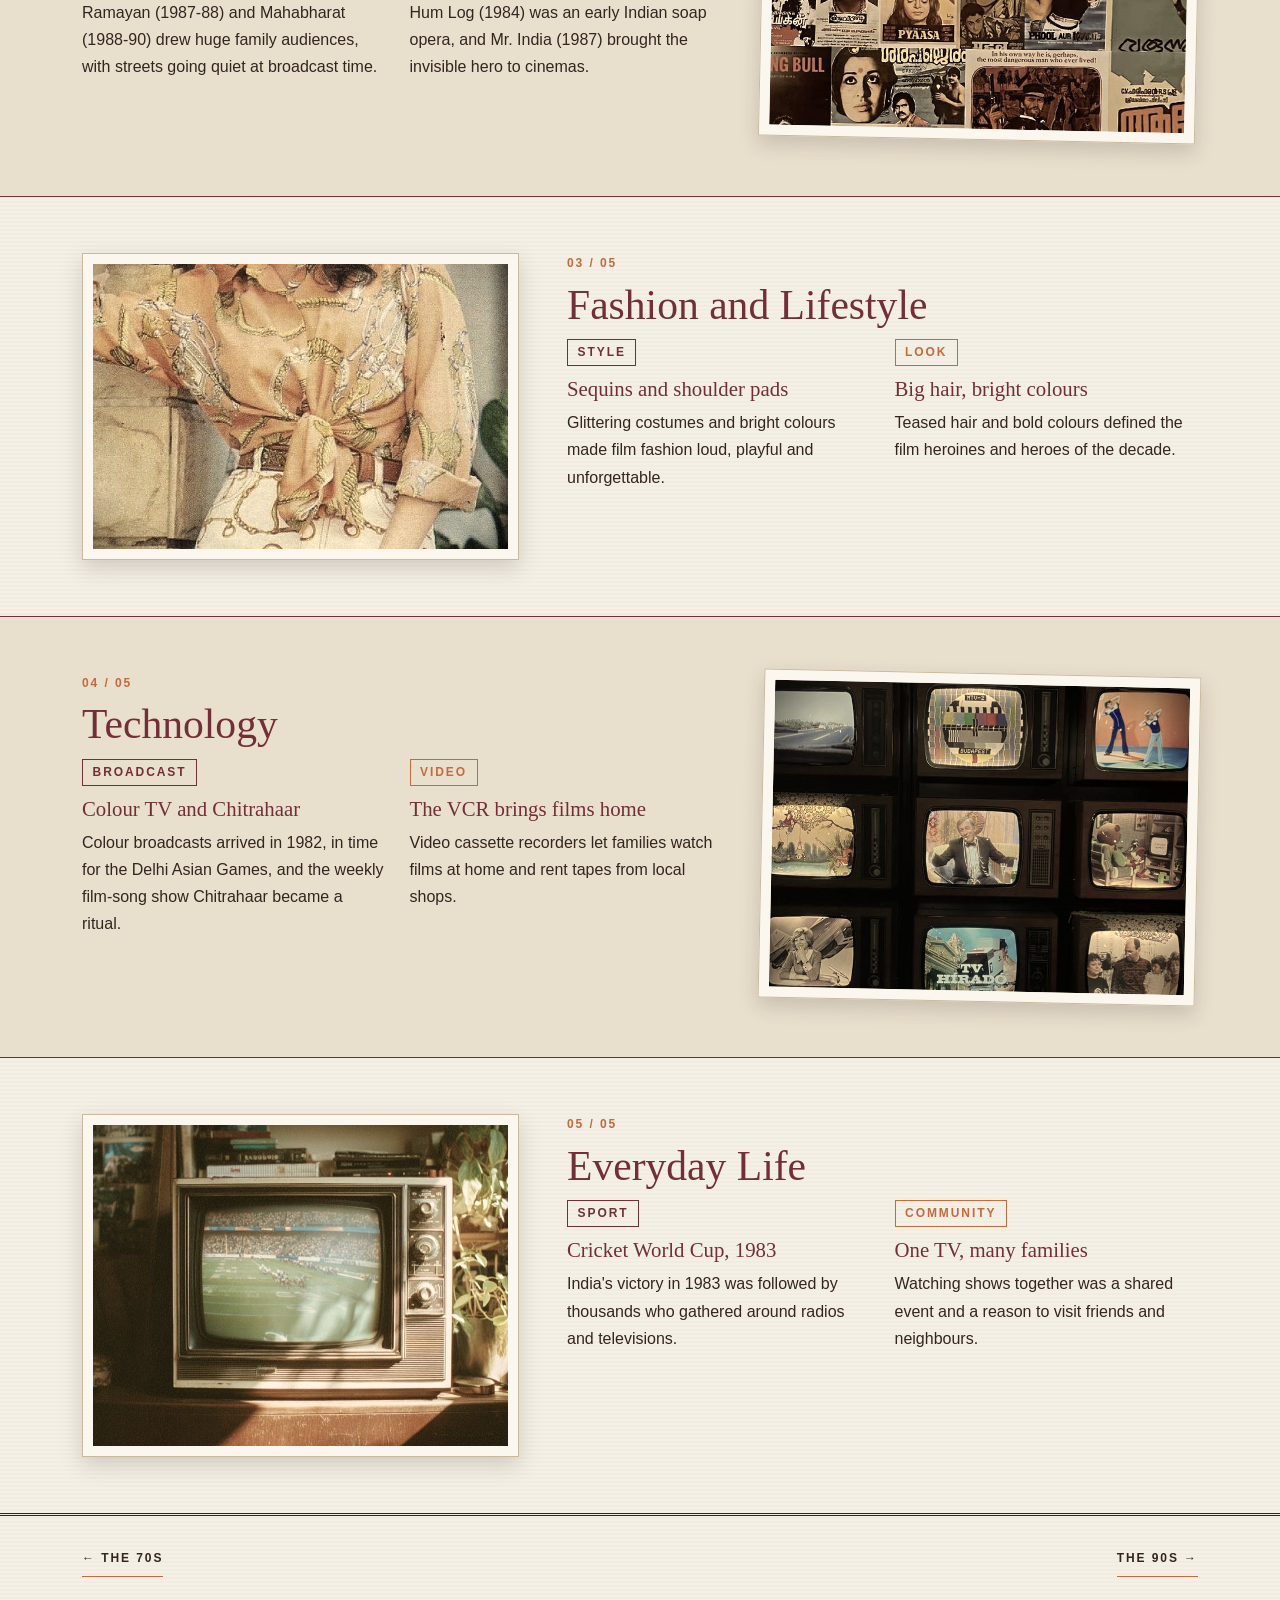
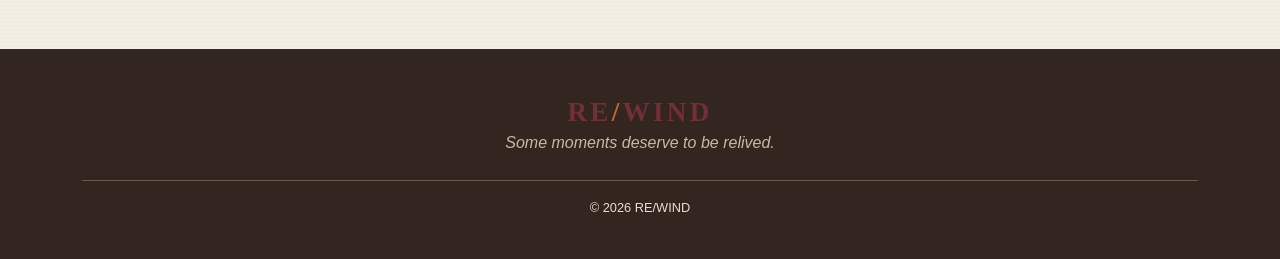
<file: 80s.html>
<!DOCTYPE html>
<html lang="en">

<head>
  <meta charset="UTF-8">
  <meta name="viewport" content="width=device-width, initial-scale=1">
  <title>The 80s | RE/WIND</title>
  <meta name="description" content="RE/WIND: a vintage editorial archive of Indian culture, 1970s to 2000s.">
  <link href="https://cdn.jsdelivr.net/npm/bootstrap@5.3.3/dist/css/bootstrap.min.css" rel="stylesheet">
  <link href="style.css" rel="stylesheet">
</head>

<body>
  <header class="masthead sticky-top">
    <div class="container masthead-inner">
      <a class="wordmark" href="index.html">RE<span>/</span>WIND</a>
      <input type="checkbox" id="nav-toggle" class="nav-toggle" aria-label="Toggle menu">
      <label for="nav-toggle" class="nav-burger">Menu</label>
      <nav class="main-nav" aria-label="Main navigation"><a href="index.html">Home</a><a href="explore.html"
          class="active">Explore Decades</a><a href="moments.html">Iconic Moments</a><a href="about.html">About</a>
      </nav>
    </div>
  </header>
  <main>
    <section class="decade-hero"><img src="images/80s/hero.jpg" alt="The 80s cover illustration">
      <div class="hero-band">
        <div class="container">
          <p class="kicker">Chapter 02 of 04 ~ 1980-1989</p>
          <h1>The 80s</h1>
          <p class="subtitle">The Age of Boldness</p>
        </div>
      </div>
    </section>
    <section class="py-5">
      <div class="container">
        <div class="row justify-content-center">
          <div class="col-lg-8">
            <p class="dropcap intro-text">Glitter, shoulder pads and a small screen that brought families together. In
              the eighties television arrived in living rooms, cassettes carried music everywhere, and a cricket win lit
              up the nation.</p>
          </div>
        </div>
      </div>
    </section>
    <section class="category">
      <div class="container">
        <div class="row g-5 align-items-start">
          <div class="col-lg-5">
            <figure class="frame ">
              <div class="frame-inner"><img src="images/80s/music.jpg" alt="Music illustration" loading="lazy"></div>
            </figure>
          </div>
          <div class="col-lg-7">
            <p class="kicker">01 / 05</p>
            <h2>Music</h2>
            <div class="row g-4">
              <div class="col-md-6"><span class="tag tag-india">Format</span>
                <h3>The cassette boom</h3>
                <p>Cheap audio cassettes made music affordable and portable, helping film songs and devotional music
                  reach many more listeners.</p>
              </div>
              <div class="col-md-6"><span class="tag tag-alt">Disco</span>
                <h3>Disco comes to Bollywood</h3>
                <p>Disco Dancer (1982) and Bappi Lahiri's synth-heavy tunes put sequins and beats on the dance
                  floor.</p>
              </div>
            </div>
          </div>
        </div>
      </div>
    </section>
    <section class="category alt">
      <div class="container">
        <div class="row g-5 align-items-start">
          <div class="col-lg-5 order-lg-2">
            <figure class="frame tilt">
              <div class="frame-inner"><img src="images/80s/screen.jpg" alt="Cinema and Television illustration"
                  loading="lazy"></div>
            </figure>
          </div>
          <div class="col-lg-7">
            <p class="kicker">02 / 05</p>
            <h2>Cinema and Television</h2>
            <div class="row g-4">
              <div class="col-md-6"><span class="tag tag-india">Television</span>
                <h3>Ramayan and Mahabharat</h3>
                <p>Ramayan (1987-88) and Mahabharat (1988-90) drew huge family audiences, with streets going
                  quiet at broadcast time.</p>
              </div>
              <div class="col-md-6"><span class="tag tag-alt">Small & Big Screen</span>
                <h3>Soaps and superheroes</h3>
                <p>Hum Log (1984) was an early Indian soap opera, and Mr. India (1987) brought the invisible hero to
                  cinemas.</p>
              </div>
            </div>
          </div>
        </div>
      </div>
    </section>
    <section class="category">
      <div class="container">
        <div class="row g-5 align-items-start">
          <div class="col-lg-5">
            <figure class="frame ">
              <div class="frame-inner"><img src="images/80s/fashion.jpg" alt="Fashion and Lifestyle illustration"
                  loading="lazy"></div>
            </figure>
          </div>
          <div class="col-lg-7">
            <p class="kicker">03 / 05</p>
            <h2>Fashion and Lifestyle</h2>
            <div class="row g-4">
              <div class="col-md-6"><span class="tag tag-india">Style</span>
                <h3>Sequins and shoulder pads</h3>
                <p>Glittering costumes and bright colours made film fashion loud, playful and unforgettable.</p>
              </div>
              <div class="col-md-6"><span class="tag tag-alt">Look</span>
                <h3>Big hair, bright colours</h3>
                <p>Teased hair and bold colours defined the film heroines and heroes of the decade.</p>
              </div>
            </div>
          </div>
        </div>
      </div>
    </section>
    <section class="category alt">
      <div class="container">
        <div class="row g-5 align-items-start">
          <div class="col-lg-5 order-lg-2">
            <figure class="frame tilt">
              <div class="frame-inner"><img src="images/80s/tech.jpg" alt="Technology illustration" loading="lazy">
              </div>
            </figure>
          </div>
          <div class="col-lg-7">
            <p class="kicker">04 / 05</p>
            <h2>Technology</h2>
            <div class="row g-4">
              <div class="col-md-6"><span class="tag tag-india">Broadcast</span>
                <h3>Colour TV and Chitrahaar</h3>
                <p>Colour broadcasts arrived in 1982, in time for the Delhi Asian Games, and the weekly film-song show
                  Chitrahaar became a ritual.</p>
              </div>
              <div class="col-md-6"><span class="tag tag-alt">Video</span>
                <h3>The VCR brings films home</h3>
                <p>Video cassette recorders let families watch films at home and rent tapes from local shops.</p>
              </div>
            </div>
          </div>
        </div>
      </div>
    </section>
    <section class="category">
      <div class="container">
        <div class="row g-5 align-items-start">
          <div class="col-lg-5">
            <figure class="frame ">
              <div class="frame-inner"><img src="images/80s/life.jpg" alt="Everyday Life illustration" loading="lazy">
              </div>
            </figure>
          </div>
          <div class="col-lg-7">
            <p class="kicker">05 / 05</p>
            <h2>Everyday Life</h2>
            <div class="row g-4">
              <div class="col-md-6"><span class="tag tag-india">Sport</span>
                <h3>Cricket World Cup, 1983</h3>
                <p>India's victory in 1983 was followed by thousands who gathered around radios and televisions.
                </p>
              </div>
              <div class="col-md-6"><span class="tag tag-alt">Community</span>
                <h3>One TV, many families</h3>
                <p>Watching shows together was a shared event and a reason to visit friends and neighbours.</p>
              </div>
            </div>
          </div>
        </div>
      </div>
    </section>
    <nav class="prev-next" aria-label="Decade navigation">
      <div class="container d-flex justify-content-between flex-wrap gap-3"><a class="pn-link" href="70s.html"> ←
          The 70s</a><a class="pn-link" href="90s.html">The 90s → </a></div>
    </nav>
  </main>
  <footer class="site-footer">
    <div class="container text-center">
      <p class="wordmark wordmark-lg">RE<span>/</span>WIND</p>
      <p class="footer-tag">Some moments deserve to be relived.</p>
      <p class="copyright"> © 2026 RE/WIND</p>
    </div>
  </footer>
</body>

</html>
</file>
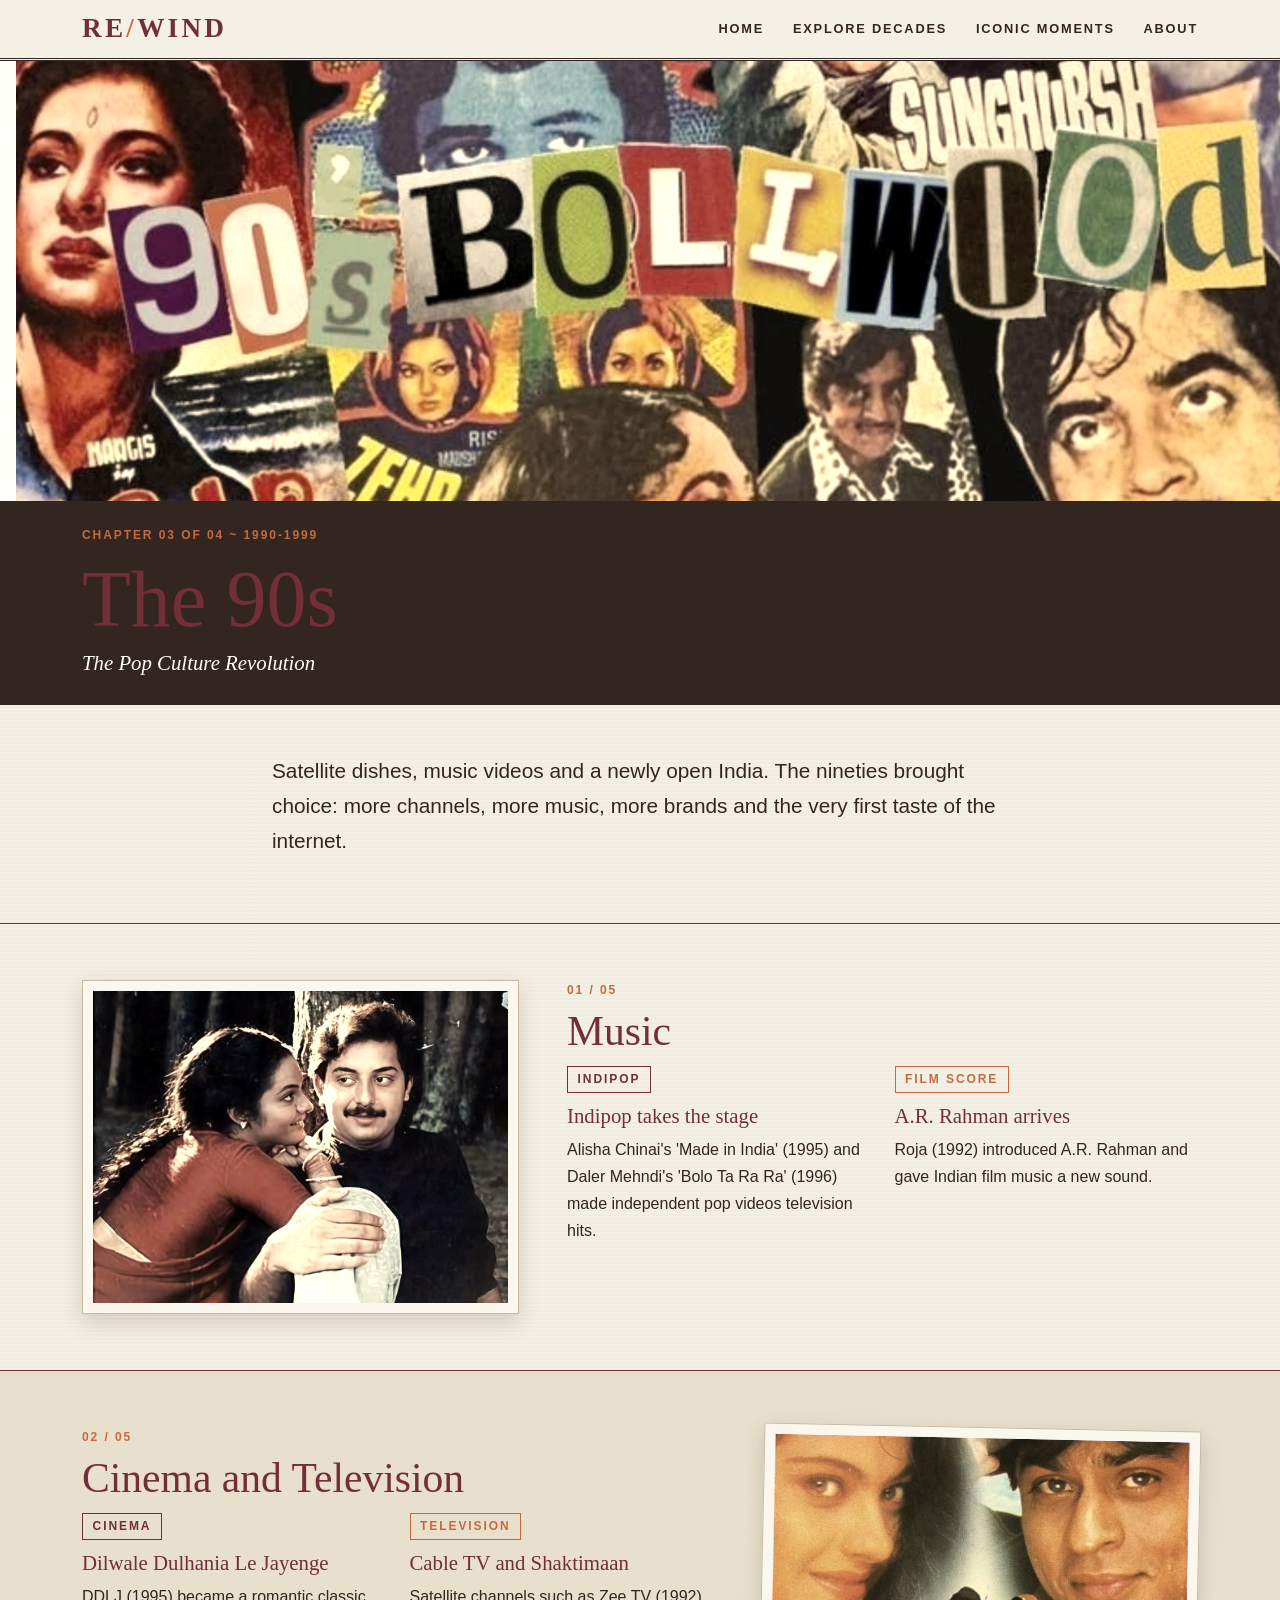
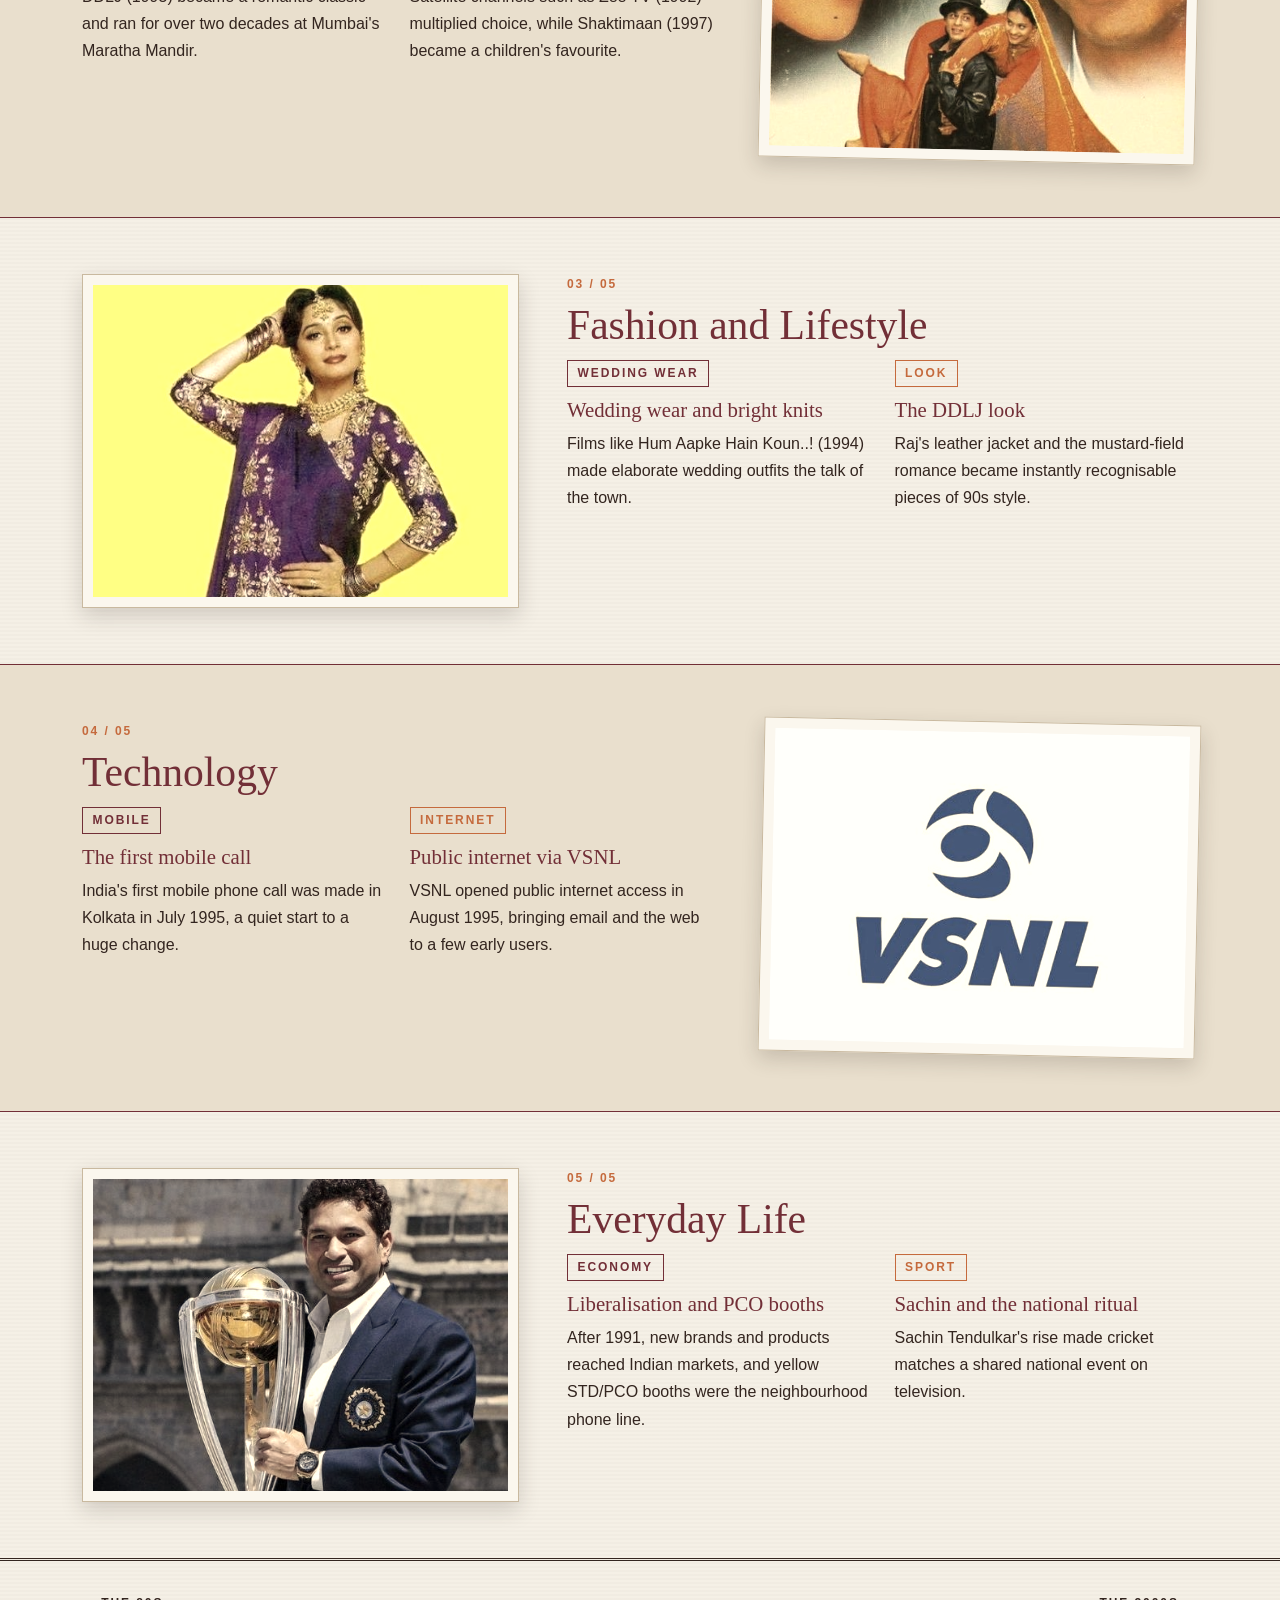
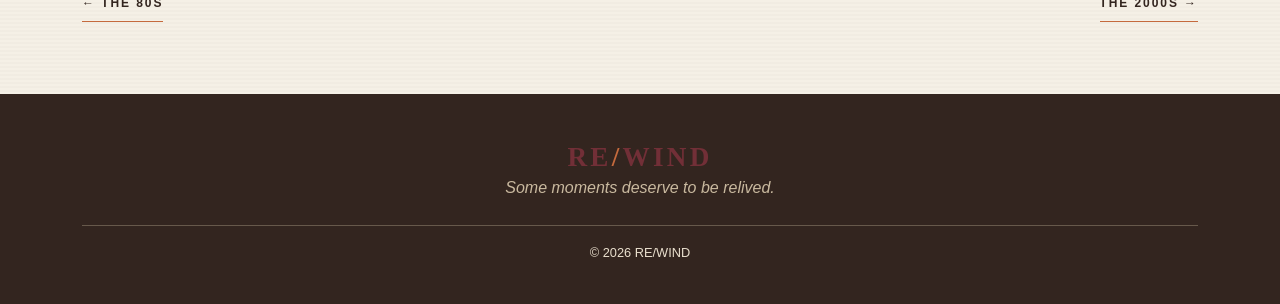
<file: 90s.html>
<!DOCTYPE html>
<html lang="en">

<head>
  <meta charset="UTF-8">
  <meta name="viewport" content="width=device-width, initial-scale=1">
  <title>The 90s | RE/WIND</title>
  <meta name="description" content="RE/WIND: a vintage editorial archive of Indian culture, 1970s to 2000s.">
  <link href="https://cdn.jsdelivr.net/npm/bootstrap@5.3.3/dist/css/bootstrap.min.css" rel="stylesheet">
  <link href="style.css" rel="stylesheet">
</head>

<body>
  <header class="masthead sticky-top">
    <div class="container masthead-inner">
      <a class="wordmark" href="index.html">RE<span>/</span>WIND</a>
      <input type="checkbox" id="nav-toggle" class="nav-toggle" aria-label="Toggle menu">
      <label for="nav-toggle" class="nav-burger">Menu</label>
      <nav class="main-nav" aria-label="Main navigation"><a href="index.html">Home</a><a href="explore.html"
          class="active">Explore Decades</a><a href="moments.html">Iconic Moments</a><a href="about.html">About</a>
      </nav>
    </div>
  </header>
  <main>
    <section class="decade-hero"><img src="images\90s\Hero1.jpg" alt="The 90s cover illustration">
      <div class="hero-band">
        <div class="container">
          <p class="kicker">Chapter 03 of 04 ~ 1990-1999</p>
          <h1>The 90s</h1>
          <p class="subtitle">The Pop Culture Revolution</p>
        </div>
      </div>
    </section>
    <section class="py-5">
      <div class="container">
        <div class="row justify-content-center">
          <div class="col-lg-8">
            <p class="dropcap intro-text">Satellite dishes, music videos and a newly open India. The nineties brought
              choice: more channels, more music, more brands and the very first taste of the internet.</p>
          </div>
        </div>
      </div>
    </section>
    <section class="category">
      <div class="container">
        <div class="row g-5 align-items-start">
          <div class="col-lg-5">
            <figure class="frame ">
              <div class="frame-inner"><img src="images\90s\Roja.jpg" alt="Music illustration" loading="lazy"></div>
            </figure>
          </div>
          <div class="col-lg-7">
            <p class="kicker">01 / 05</p>
            <h2>Music</h2>
            <div class="row g-4">
              <div class="col-md-6"><span class="tag tag-india">Indipop</span>
                <h3>Indipop takes the stage</h3>
                <p>Alisha Chinai's 'Made in India' (1995) and Daler Mehndi's 'Bolo Ta Ra
                  Ra' (1996) made independent pop videos television hits.</p>
              </div>
              <div class="col-md-6"><span class="tag tag-alt">Film Score</span>
                <h3>A.R. Rahman arrives</h3>
                <p>Roja (1992) introduced A.R. Rahman and gave Indian film music a new sound.</p>
              </div>
            </div>
          </div>
        </div>
      </div>
    </section>
    <section class="category alt">
      <div class="container">
        <div class="row g-5 align-items-start">
          <div class="col-lg-5 order-lg-2">
            <figure class="frame tilt">
              <div class="frame-inner"><img src="images\90s\DDLJ.jpg" alt="Cinema and Television illustration"
                  loading="lazy"></div>
            </figure>
          </div>
          <div class="col-lg-7">
            <p class="kicker">02 / 05</p>
            <h2>Cinema and Television</h2>
            <div class="row g-4">
              <div class="col-md-6"><span class="tag tag-india">Cinema</span>
                <h3>Dilwale Dulhania Le Jayenge</h3>
                <p>DDLJ (1995) became a romantic classic and ran for over two decades at Mumbai's Maratha Mandir.
                </p>
              </div>
              <div class="col-md-6"><span class="tag tag-alt">Television</span>
                <h3>Cable TV and Shaktimaan</h3>
                <p>Satellite channels such as Zee TV (1992) multiplied choice, while Shaktimaan (1997) became a
                  children's favourite.</p>
              </div>
            </div>
          </div>
        </div>
      </div>
    </section>
    <section class="category">
      <div class="container">
        <div class="row g-5 align-items-start">
          <div class="col-lg-5">
            <figure class="frame ">
              <div class="frame-inner"><img src="images\90s\Madhuri's Purple saree.jpg" alt="Fashion and Lifestyle illustration"
                  loading="lazy"></div>
            </figure>
          </div>
          <div class="col-lg-7">
            <p class="kicker">03 / 05</p>
            <h2>Fashion and Lifestyle</h2>
            <div class="row g-4">
              <div class="col-md-6"><span class="tag tag-india">Wedding Wear</span>
                <h3>Wedding wear and bright knits</h3>
                <p>Films like Hum Aapke Hain Koun..! (1994) made elaborate wedding outfits the talk of the town.</p>
              </div>
              <div class="col-md-6"><span class="tag tag-alt">Look</span>
                <h3>The DDLJ look</h3>
                <p>Raj's leather jacket and the mustard-field romance became instantly recognisable pieces of 90s
                  style.</p>
              </div>
            </div>
          </div>
        </div>
      </div>
    </section>
    <section class="category alt">
      <div class="container">
        <div class="row g-5 align-items-start">
          <div class="col-lg-5 order-lg-2">
            <figure class="frame tilt">
              <div class="frame-inner"><img src="images\90s\VSNL.jpg" alt="Technology illustration" loading="lazy">
              </div>
            </figure>
          </div>
          <div class="col-lg-7">
            <p class="kicker">04 / 05</p>
            <h2>Technology</h2>
            <div class="row g-4">
              <div class="col-md-6"><span class="tag tag-india">Mobile</span>
                <h3>The first mobile call</h3>
                <p>India's first mobile phone call was made in Kolkata in July 1995, a quiet start to a huge
                  change.</p>
              </div>
              <div class="col-md-6"><span class="tag tag-alt">Internet</span>
                <h3>Public internet via VSNL</h3>
                <p>VSNL opened public internet access in August 1995, bringing email and the web to a few early users.
                </p>
              </div>
            </div>
          </div>
        </div>
      </div>
    </section>
    <section class="category">
      <div class="container">
        <div class="row g-5 align-items-start">
          <div class="col-lg-5">
            <figure class="frame ">
              <div class="frame-inner"><img src="images\90s\SachinT.jpg" alt="Everyday Life illustration" loading="lazy">
              </div>
            </figure>
          </div>
          <div class="col-lg-7">
            <p class="kicker">05 / 05</p>
            <h2>Everyday Life</h2>
            <div class="row g-4">
              <div class="col-md-6"><span class="tag tag-india">Economy</span>
                <h3>Liberalisation and PCO booths</h3>
                <p>After 1991, new brands and products reached Indian markets, and yellow STD/PCO booths were the
                  neighbourhood phone line.</p>
              </div>
              <div class="col-md-6"><span class="tag tag-alt">Sport</span>
                <h3>Sachin and the national ritual</h3>
                <p>Sachin Tendulkar's rise made cricket matches a shared national event on television.</p>
              </div>
            </div>
          </div>
        </div>
      </div>
    </section>
    <nav class="prev-next" aria-label="Decade navigation">
      <div class="container d-flex justify-content-between flex-wrap gap-3"><a class="pn-link" href="80s.html"> ←
          The 80s</a><a class="pn-link" href="2000s.html">The 2000s →  </a></div>
    </nav>
  </main>
  <footer class="site-footer">
    <div class="container text-center">
      <p class="wordmark wordmark-lg">RE<span>/</span>WIND</p>
      <p class="footer-tag">Some moments deserve to be relived.</p>
      <p class="copyright"> © 2026 RE/WIND</p>
    </div>
  </footer>
</body>

</html>
</file>
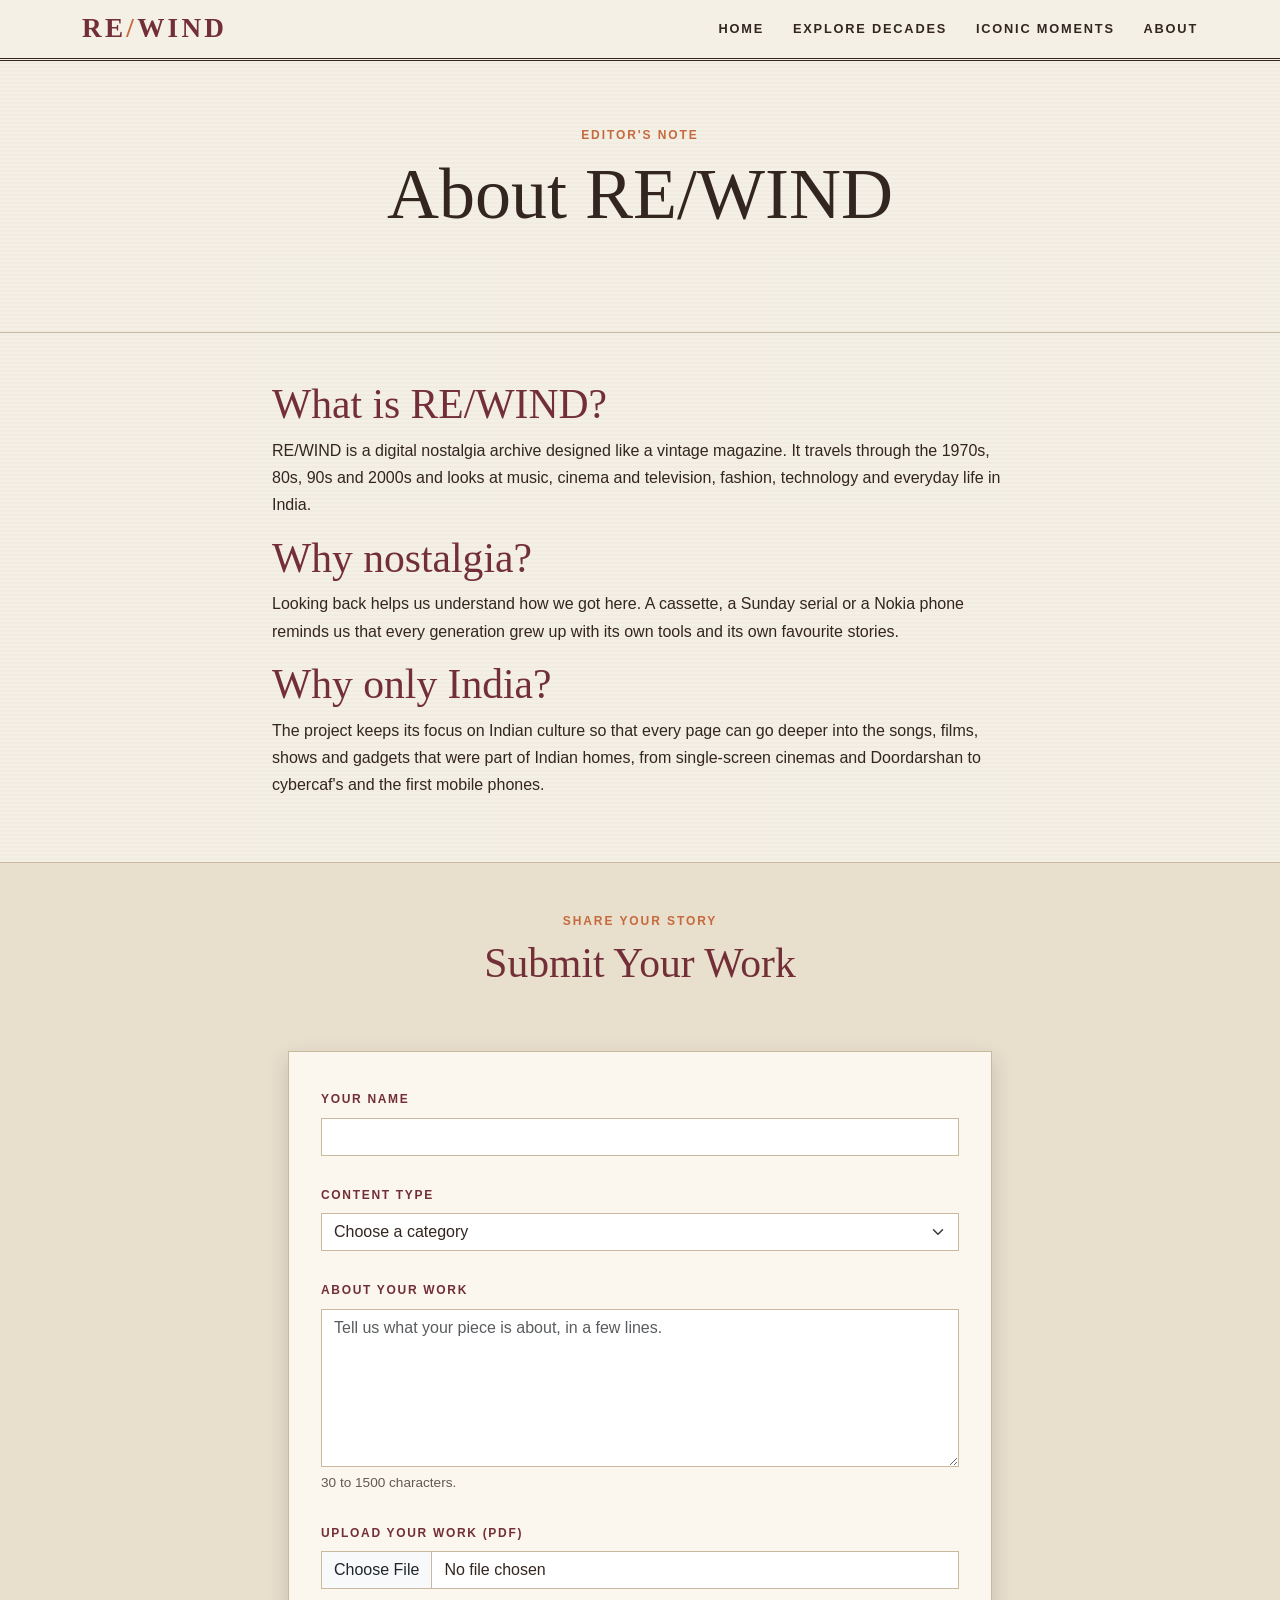
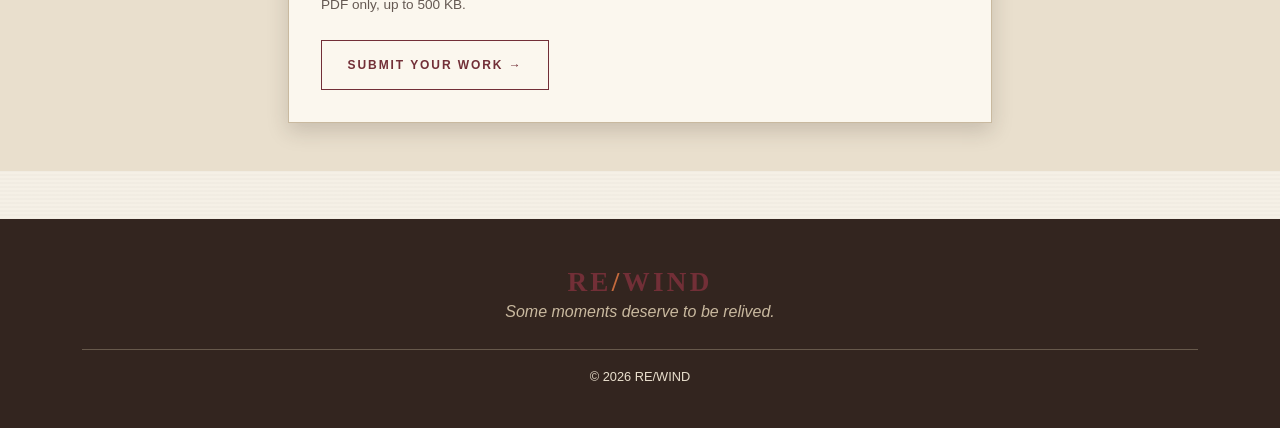
<file: about.html>
<!DOCTYPE html>
<html lang="en">

<head>
  <meta charset="UTF-8">
  <meta name="viewport" content="width=device-width, initial-scale=1">
  <title>About | RE/WIND</title>
  <meta name="description" content="RE/WIND: a vintage editorial archive of Indian culture, 1970s to 2000s.">
  <link href="https://cdn.jsdelivr.net/npm/bootstrap@5.3.3/dist/css/bootstrap.min.css" rel="stylesheet">
  <link href="style.css" rel="stylesheet">
</head>

<body>
  <header class="masthead sticky-top">
    <div class="container masthead-inner">
      <a class="wordmark" href="index.html">RE<span>/</span>WIND</a>
      <input type="checkbox" id="nav-toggle" class="nav-toggle" aria-label="Toggle menu">
      <label for="nav-toggle" class="nav-burger">Menu</label>
      <nav class="main-nav" aria-label="Main navigation"><a href="index.html">Home</a><a href="explore.html">Explore
          Decades</a><a href="moments.html">Iconic Moments</a><a href="about.html" class="active">About</a></nav>
    </div>
  </header>
  <main>
    <section class="page-title">
      <div class="container">
        <p class="kicker">Editor's Note</p>
        <h1 class="section-head">About RE/WIND</h1>
      </div>
    </section>
    <section class="py-5">
      <div class="container">
        <div class="row justify-content-center">
          <div class="col-lg-8 about-text">
            <h2>What is RE/WIND?</h2>
            <p>RE/WIND is a digital nostalgia archive designed like a vintage magazine. It travels through the 1970s,
              80s, 90s and 2000s and looks at music, cinema and television, fashion, technology and everyday life in
              India.</p>
            <h2>Why nostalgia?</h2>
            <p>Looking back helps us understand how we got here. A cassette, a Sunday serial or a Nokia phone reminds us
              that every generation grew up with its own tools and its own favourite stories.</p>
            <h2>Why only India?</h2>
            <p>The project keeps its focus on Indian culture so that every page can go deeper into the songs, films,
              shows and gadgets that were part of Indian homes, from single-screen cinemas and Doordarshan to
              cybercaf's and the first mobile phones.</p>
          </div>
        </div>
      </div>
    </section>
    <section class="submit-section py-5" id="submit">
      <div class="container">
        <div class="section-head">
          <p class="kicker">Share Your Story</p>
          <h2>Submit Your Work</h2>
        </div>
        <form class="submit-card" id="submit-form">

          <div class="mb-4">
            <label class="form-label" for="sub-name">Your name</label>
            <input class="form-control" type="text" id="sub-name" name="name" maxlength="80" required
              autocomplete="name">
          </div>

          <div class="mb-4">
            <label class="form-label" for="sub-type">Content type</label>
            <select class="form-select" id="sub-type" name="content_type" required>
              <option value="" selected disabled>Choose a category</option>
              <option>Music</option>
              <option>Cinema and Television</option>
              <option>Fashion and Lifestyle</option>
              <option>Technology</option>
              <option>Everyday Life</option>
              <option>Other</option>
            </select>
          </div>

          <div class="mb-4">
            <label class="form-label" for="sub-about">About your work</label>
            <textarea class="form-control" id="sub-about" name="about_work" rows="6" minlength="30" maxlength="1500"
              required placeholder="Tell us what your piece is about, in a few lines."></textarea>
            <p class="form-hint mt-1 mb-0">30 to 1500 characters.</p>
          </div>

          <div class="mb-4">
            <label class="form-label" for="sub-pdf">Upload your work (PDF)</label>
            <input class="form-control" type="file" id="sub-pdf" name="work_pdf" accept="application/pdf,.pdf" required>
            <p class="form-hint mt-1 mb-0">PDF only, up to 500 KB.</p>
          </div>

          <button class="btn-rw" type="submit">Submit your work → </button>

        </form>
      </div>
    </section>



  </main>
  <footer class="site-footer">
    <div class="container text-center">
      <p class="wordmark wordmark-lg">RE<span>/</span>WIND</p>
      <p class="footer-tag">Some moments deserve to be relived.</p>
      <p class="copyright"> © 2026 RE/WIND </p>
    </div>
  </footer>
</body>

</html>
</file>
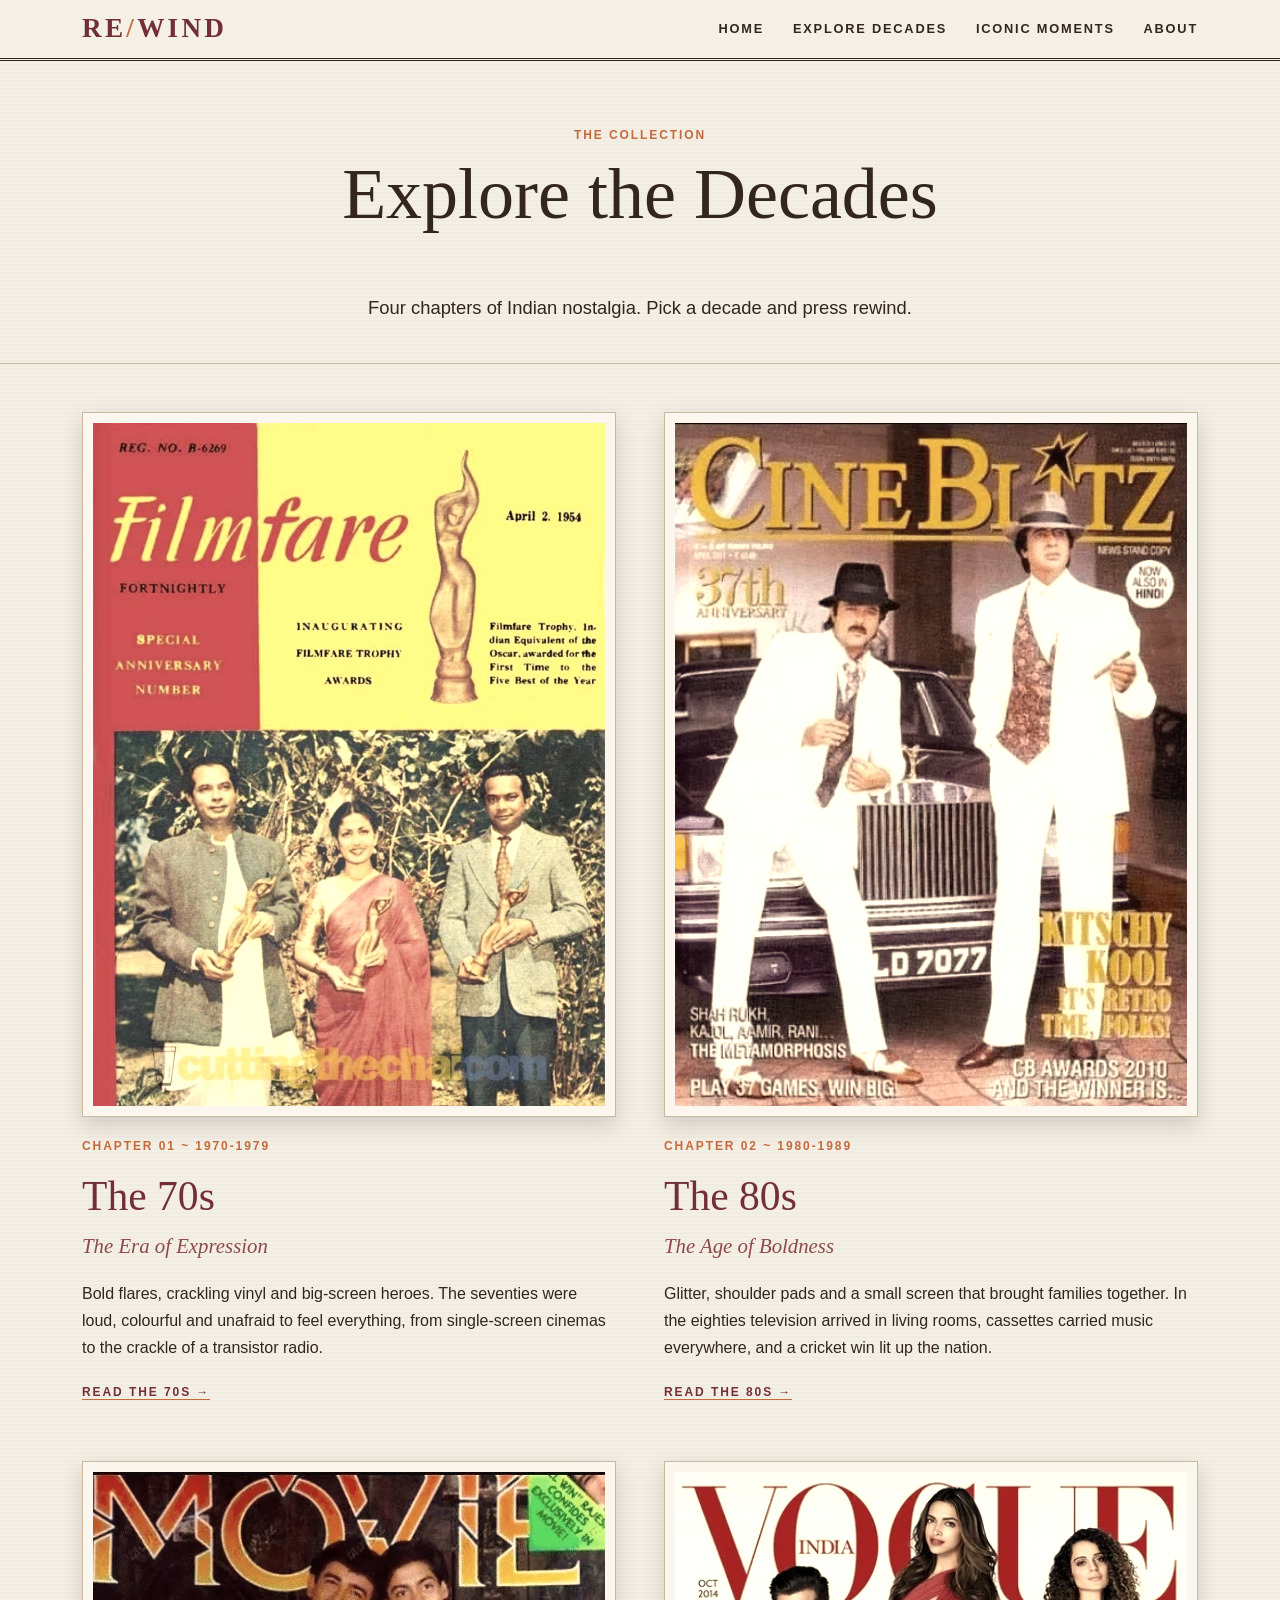
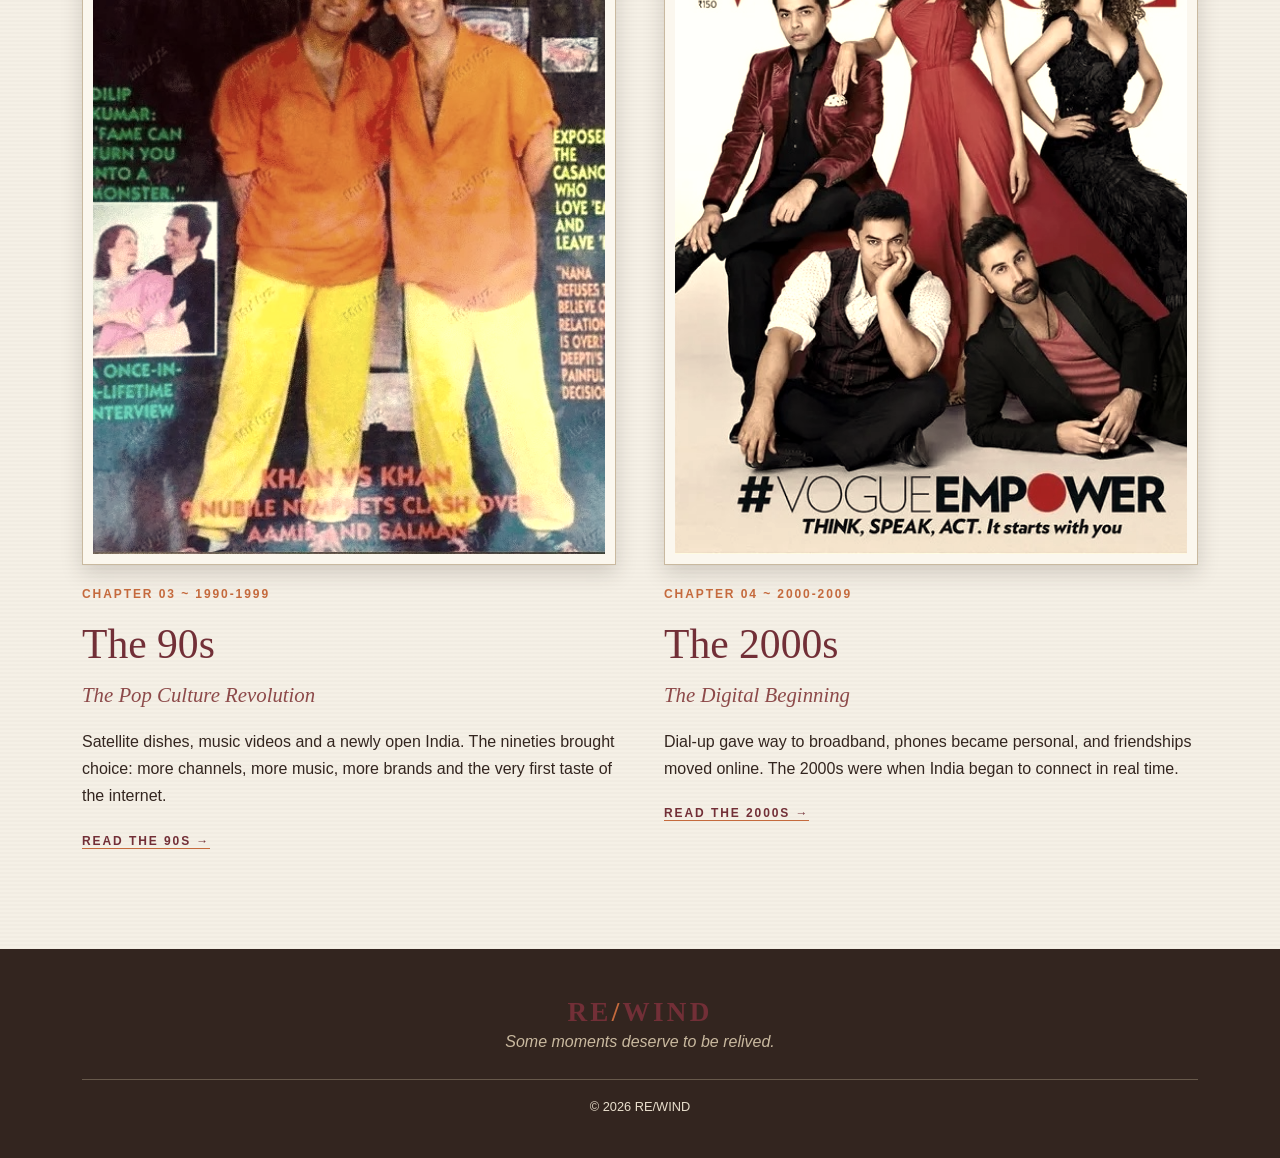
<file: explore.html>
<!DOCTYPE html>
<html lang="en">

<head>
  <meta charset="UTF-8">
  <meta name="viewport" content="width=device-width, initial-scale=1">
  <title>Explore Decades | RE/WIND</title>
  <meta name="description" content="RE/WIND: a vintage editorial archive of Indian culture, 1970s to 2000s.">
  <link href="https://cdn.jsdelivr.net/npm/bootstrap@5.3.3/dist/css/bootstrap.min.css" rel="stylesheet">
  <link href="style.css" rel="stylesheet">
</head>

<body>
  <header class="masthead sticky-top">
    <div class="container masthead-inner">
      <a class="wordmark" href="index.html">RE<span>/</span>WIND</a>
      <input type="checkbox" id="nav-toggle" class="nav-toggle" aria-label="Toggle menu">
      <label for="nav-toggle" class="nav-burger">Menu</label>
      <nav class="main-nav" aria-label="Main navigation"><a href="index.html">Home</a><a href="explore.html"
          class="active">Explore Decades</a><a href="moments.html">Iconic Moments</a><a href="about.html">About</a>
      </nav>
    </div>
  </header>
  <main>
    <section class="page-title">
      <div class="container">
        <p class="kicker">The Collection</p>
        <h1 class="section-head ">Explore the Decades</h1>
        <p class="lead-text">Four chapters of Indian nostalgia. Pick a decade and press rewind.</p>
      </div>
    </section>
    <section class="py-5">
      <div class="container">
        <div class="row g-5">
          <div class="col-lg-6">
            <article class="explore-item">
              <figure class="frame ">
                <div class="frame-inner"><img src="images/homepage/70explore.jpeg" alt="The 70s cover" loading="lazy"></div>
              </figure>
              <p class="kicker">Chapter 01 ~ 1970-1979</p>
              <h2>The 70s</h2>
              <p class="subtitle">The Era of Expression</p>
              <p>Bold flares, crackling vinyl and big-screen heroes. The seventies were loud, colourful and unafraid to
                feel everything, from single-screen cinemas to the crackle of a transistor radio.</p>
              <a class="read-more" href="70s.html">Read The 70s → </a>
            </article>
          </div>
          <div class="col-lg-6 mt-lg-5">
            <article class="explore-item">
              <figure class="frame ">
                <div class="frame-inner"><img src="images/homepage/80explore.jpeg" alt="The 80s cover" loading="lazy"></div>
              </figure>
              <p class="kicker">Chapter 02 ~ 1980-1989</p>
              <h2>The 80s</h2>
              <p class="subtitle">The Age of Boldness</p>
              <p>Glitter, shoulder pads and a small screen that brought families together. In the eighties television
                arrived in living rooms, cassettes carried music everywhere, and a cricket win lit up the nation.</p>
              <a class="read-more" href="80s.html">Read The 80s → </a>
            </article>
          </div>
        </div>
        <div class="row g-5 mt-0 mt-lg-2">
          <div class="col-lg-6">
            <article class="explore-item">
              <figure class="frame ">
                <div class="frame-inner"><img src="images/homepage/90explore.jpeg" alt="The 90s cover" loading="lazy"></div>
              </figure>
              <p class="kicker">Chapter 03 ~ 1990-1999</p>
              <h2>The 90s</h2>
              <p class="subtitle">The Pop Culture Revolution</p>
              <p>Satellite dishes, music videos and a newly open India. The nineties brought choice: more channels, more
                music, more brands and the very first taste of the internet.</p>
              <a class="read-more" href="90s.html">Read The 90s → </a>
            </article>
          </div>
          <div class="col-lg-6 mt-lg-5">
            <article class="explore-item">
              <figure class="frame ">
                <div class="frame-inner"><img src="images/homepage/20explore.jpeg" alt="The 2000s cover" loading="lazy">
                </div>
              </figure>
              <p class="kicker">Chapter 04 ~ 2000-2009</p>
              <h2>The 2000s</h2>
              <p class="subtitle">The Digital Beginning</p>
              <p>Dial-up gave way to broadband, phones became personal, and friendships moved online. The 2000s were
                when India began to connect in real time.</p>
              <a class="read-more" href="2000s.html">Read The 2000s → </a>
            </article>
          </div>
        </div>
      </div>
    </section>
  </main>
  <footer class="site-footer">
    <div class="container text-center">
      <p class="wordmark wordmark-lg">RE<span>/</span>WIND</p>
      <p class="footer-tag">Some moments deserve to be relived.</p>
      <p class="copyright"> © 2026 RE/WIND</p>
    </div>
  </footer>
</body>

</html>
</file>
<file: style.css>
/* RE/WIND - shared stylesheet. Sections: 1 Variables  2 Base  3 Header  4 Components  5 Pages  6 Footer  7 Responsive */

/* 1. VARIABLES */
:root {
  --ivory: #F5F0E6;
  --cream: #E9DFCD;
  --burgundy: #722F37;
  --orange: #C56A3D;
  --brown: #33251F;
  --beige: #C9B99F;
  --serif: 'Playfair Display', Georgia, serif;
  --sans: 'Source Sans 3', Arial, sans-serif;
}

/* 2. BASE */
html {
  scroll-behavior: smooth;
}

body {
  font-family: 'Source Sans 3', Arial, sans-serif;
  color: #33251F;
  line-height: 1.7;
  overflow-x: hidden;
  background-color: #F5F0E6;
  background-image: repeating-linear-gradient(0deg, rgba(51, 37, 31, .018) 0 2px, transparent 2px 4px);
}

h1,
h2,
h3,
.wordmark {
  font-family: 'Playfair Display', Georgia, serif;
  line-height: 1.15;
  color: #722F37;
}

h2 {
  font-size: clamp(1.8rem, 4vw, 2.6rem);
  color: #722F37;
}

h3 {
  font-size: 1.3rem;
  margin-top: .7rem;
  color: #722F37;
}

img {
  max-width: 100%;
  height: auto;
  display: block;
}

a {
  color: #722F37;
}
.decade-head {
font-size: clamp(1.8rem, 4vw, 2.6rem);
color: #722F37;
}

:focus-visible {
  outline: 2px solid #C56A3D;
  outline-offset: 3px;
}

.band-cream {
  background: #E9DFCD;
  border-top: 1px solid #C9B99F;
  border-bottom: 1px solid #C9B99F;
}

.kicker,
.date-stamp,
.tag,
.read-more,
.btn-rw,
.pn-link,
.tile-num {
  text-transform: uppercase;
  letter-spacing: .16em;
  font-size: .75rem;
  font-weight: 600;
  color: white
}

.kicker {
  color: #C56A3D;
  margin-bottom: .5rem;
}

.date-stamp {
  color: #722F37;
  border-top: 1px solid #C9B99F;
  display: inline-block;
  padding-top: .3rem;
}

.subtitle {
  font-family: 'Playfair Display', Georgia, serif;
  font-style: italic;
  font-size: 1.3rem;
  color: rgb(141, 74, 74);
}

.lead-text {
  font-size: 1.15rem;
  max-width: 40rem;
}

.section-head {
  text-align: center;
  margin-bottom: 2.5rem;
  padding-bottom: 1rem;
  color:#33251F;
}

/* 3. HEADER AND CSS-ONLY MOBILE MENU*/
.masthead {
  background: var(--ivory);
  border-bottom: 3px double var(--brown);
}

.masthead-inner {
  display: flex;
  flex-wrap: wrap;
  align-items: center;
  justify-content: space-between;
  padding-top: .8rem;
  padding-bottom: .8rem;
}

.wordmark {
  font-size: 1.7rem;
  font-weight: 700;
  letter-spacing: .12em;
  color:#722F37;
  text-decoration: none;
  margin: 0;
}

.wordmark span {
  color: #C56A3D;
}

.nav-toggle {
  display: none;
}

.nav-burger {
  cursor: pointer;
  border: 1px solid #33251F;
  padding: .4rem .9rem;
  text-transform: uppercase;
  letter-spacing: .15em;
  font-size: .75rem;
}

.main-nav {
  display: none;
  width: 100%;
  padding-top: .8rem;
}

.nav-toggle:checked~.main-nav {
  display: block;
}

.main-nav a {
  display: block;
  padding: .7rem 0;
  border-top: 1px solid #C9B99F;
  color: #33251F;
  text-decoration: none;
  text-transform: uppercase;
  letter-spacing: .14em;
  font-size: .8rem;
  font-weight: 600;
}



/* 4. COMPONENTS */
.frame {
  background: #FBF7EE;
  padding: 10px;
  border: 1px solid #C9B99F;
  box-shadow: 0 8px 20px rgba(51, 37, 31, .18);
  margin: 0;
}

.frame-inner {
  overflow: hidden;
}

.frame img,
.decade-hero img,
.decade-tile img {
  filter: sepia(.45) contrast(1.03);
}

.tilt {
  transform: rotate(1.2deg);
}

.btn-rw {
  display: inline-block;
  padding: .85rem 1.6rem;
  border: 1px solid #722F37;
  color: #722F37;
  text-decoration: none;
  transition: .3s;
}


.read-more {
  color: #722F37;
  text-decoration: none;
  border-bottom: 1px solid #C56A3D;
}



.tag {
  display: inline-block;
  padding: .15rem .6rem;
  border: 1px solid;
}

.tag-india {
  color: #722F37;
  border-color: #722F37;
}

.tag-alt {
  color: #C56A3D;
  border-color: #C56A3D;
}

.page-title {
  padding: 4rem 0 2.5rem;
  border-bottom: 1px solid #C9B99F;
  text-align: center;
}

.page-title .lead-text {
  margin: 1rem auto 0;
}

.page-title h1 {
  font-size: clamp(2.4rem, 7vw, 4.5rem);
}

/* 5. PAGES */
/* Home */
.display-title {
  font-size: clamp(3.5rem, 7.5vw, 7.5rem);
  letter-spacing: .06em;
  font-weight: 700;
  margin: 0;
  color:#722F37;
}

.display-title span {
  color: #C56A3D;
}

.tagline {
  font-family: 'Playfair Display', Georgia, serif;
  font-style: italic;
  font-size: 1.5rem;
  color: #722F37;
  border-top: 1px solid #33251F;
  border-bottom: 1px solid #33251F;
  display: inline-block;
  padding: .4rem 0;
  margin: 1rem 0;
}

.collage {
  position: relative;
  min-height: 380px;
}

.collage-a {
  width: 78%;
}

.collage-b {
  position: absolute;
  width: 45%;
  right: 0;
  bottom: 0;
  transform: rotate(3deg);
}

.collage-c {
  position: absolute;
  width: 38%;
  left: 4%;
  bottom: -10px;
  transform: rotate(-4deg);
}

.decade-tile {
  display: block;
  text-decoration: none;
  color: white;
  padding: 10px 10px 0;
  height: 100%;
}

/* Four Decades, Four Moods: keep the original palette on focus too (Bootstrap's a: would otherwise recolour the text) */


.tile-text {
  padding: 1rem .5rem 1.4rem;
}

.tile-text h3 {
  color: white;
}

.tile-text .read-more {
  color: white;
  border-color: currentColor;
}

.tile-70s {
  background: #C56A3D;
  color:white
}

.tile-80s {
  background: #722F37;
  color:white
}

.tile-90s {
  background: #C9B99F;
  color: white;
  
}



.tile-2000s {
  background: #33251F;
  color:white
}

.split-india {
  background: #722F37;
  color: white;
}

.split-street {
  background: #33251F;
  color: white;
}

.split-inner {
  padding: 3rem 1.5rem;
  max-width: 34rem;
  margin: 0 auto;
}

.split .kicker {
  color: white;
}

.meet-line {
  font-family: 'Playfair Display', Georgia, serif;
  font-size: 1.6rem;
  margin: 0;
}

.meet-line em {
  color: #722F37;
}

.intro-editorial {
  text-align: center;
}

.intro-title {
  font-size: clamp(3rem, 9vw, 4.75rem);
  font-weight: 700;
  letter-spacing: .06em;
  line-height: 1;
  color: white;
  margin: .3rem 0 1rem;
  padding: .9rem 0 .8rem;
  border-top: 3px double #C9B99F;
  border-bottom: 1px solid #C9B99F;
}

.intro-deck {
  font-family: 'Playfair Display', Georgia, serif;
  font-style: italic;
  font-size: 1.35rem;
  color: white;
  margin: 0 0 1.4rem;
}

.intro-body {
  font-size: 1.1rem;
  text-align: left;
  max-width: 30rem;
  margin: 0 auto 1.4rem;
}

.intro-body-first-letter {
  font-family: 'Playfair Display', Georgia, serif;
  float: left;
  font-size: 3.6rem;
  line-height: .8;
  padding: .25rem .5rem 0 0;
  color: white;
}

.intro-index {
  display: flex;
  flex-wrap: wrap;
  justify-content: center;
  margin: 0 0 2rem;
  text-transform: uppercase;
  letter-spacing: .14em;
  font-size: .72rem;
  font-weight: 600;
  color: white;
}

.intro-index span+span::before {
  content: "\00b7";
  margin: 0 .6rem;
  color: white;
}

.mini-moment h3 {
  font-size: 1.15rem;
  color:#722F37;
}

.mini-moment .date-stamp {
  margin-top: 1rem;
}

.share-cta {
  text-align: center;
}

.share-line {
  font-family: 'Playfair Display', Georgia, serif;
  font-style: italic;
  font-size: 1.7rem;
  color: #722F37;
  margin-bottom: 1.2rem;
}

/* Explore */

.explore-item h2 {
  margin-top: 1rem;
  color: #722F37;
}

.explore-item .frame {
  width: 100%;
  margin-bottom: 1.2rem;
}

.explore-item .frame-inner {
  width: 100%;
}

.explore-item .frame-inner img {
  display: block;
  width: 100%;
  height: auto;
  aspect-ratio: 3 / 4;
  object-fit: cover;
  object-position: top;
}

/* Decade pages */
.decade-hero img {
  width: 100%;
  height: clamp(220px, 42vw, 440px);
  object-fit: cover;
}

.hero-band {
  background: #33251F;
  color: v#F5F0E6;
  padding: 1.5rem 0;
}

.hero-band h1 {
  font-size: clamp(2.5rem, 8vw, 5rem);
  margin: 0;
}

.hero-band .subtitle {
  color:white;
  margin: 0;
}

.intro-text {
  font-size: 1.3rem;
}

.dropcap-letter {
  font-family: 'Playfair Display', Georgia, serif;
  float: left;
  font-size: 4.5rem;
  line-height: .8;
  padding: .3rem .6rem 0 0;
  color: #722F37;
}

.category {
  padding: 3.5rem 0;
  border-top: 1px solid #722F37;
}

.category.alt {
  background: #E9DFCD;
}

.prev-next {
  border-top: 3px double #33251F;
  padding: 1.5rem 0;
}

.pn-link {
  color: #33251F;
  text-decoration: none;
  padding: .5rem 0;
  border-bottom: 1px solid #C56A3D;
}

/* Timeline (mobile first: line on the left) */



.timeline {
  list-style: none;
  margin: 0;
  padding: 0;
  position: relative;
  scroll-margin-top: 90px
}

.timeline::before {
  content: "";
  position: absolute;
  left: 10px;
  top: 0;
  bottom: 0;
  border-left: 2px solid #33251F;
}

.timeline .frame img {
  width: 100%;
  height: auto;
  display: block;
}

.t-item {
  position: relative;
  padding-left: 2.5rem;
  margin-bottom: 3rem;
}

.t-item::before {
  content: "";
  position: absolute;
  left: 3px;
  top: .6rem;
  width: 16px;
  height: 16px;
  background: #C56A3D;
  border: 3px solid v#F5F0E6;
  border-radius: 50%;
  box-shadow: 0 0 0 1px #33251F;
}

.t-year {
  font-family: 'Playfair Display', Georgia, serif;
  font-size: 3rem;
  color: #722F37;
  margin: .8rem 0 0;
  line-height: 1;
}

/* 6. FOOTER */
.site-footer {
  background: #33251F;
  color: #E9DFCD;
  padding: 3rem 0 1.5rem;
  margin-top: 3rem;
}

.site-footer .wordmark {
  color: v#F5F0E6;
}

.footer-tag {
  font-style: italic;
  color: #C9B99F;
}

.footer-nav a {
  color: #E9DFCD;
  text-decoration: none;
  margin: 0 .8rem;
  text-transform: uppercase;
  letter-spacing: .12em;
  font-size: .75rem;
  display: inline-block;
  padding: .3rem 0;
}


.copyright {
  border-top: 1px solid rgba(201, 185, 159, .35);
  margin-top: 1.5rem;
  padding-top: 1rem;
  font-size: .8rem;
}

/* About: submission form */
.submit-section {
  background: #E9DFCD;
  border-top: 1px solid #C9B99F;
  scroll-margin-top: 90px;
  /* keeps the heading clear of the sticky header */
}

.submit-card {
  background: #FBF7EE;
  border: 1px solid #C9B99F;
  box-shadow: 0 8px 20px rgba(51, 37, 31, .18);
  padding: 2rem;
  max-width: 44rem;
  margin: 0 auto;
}

.submit-card .form-label {
  text-transform: uppercase;
  letter-spacing: .14em;
  font-size: .75rem;
  font-weight: 600;
  color: #722F37;
}

.submit-card .form-control,
.submit-card .form-select {
  border-radius: 0;
  border: 1px solid #C9B99F;
  background-color: v#F5F0E6;
  color: #33251F;
}

.submit-card .form-control:focus,
.submit-card .form-select:focus {
  border-color: #C56A3D;
  box-shadow: 0 0 0 .2rem rgba(197, 106, 61, .25);
}

.form-hint {
  font-size: .85rem;
  opacity: .75;
}

button.btn-rw {
  background: transparent;
  font-family: 'Source Sans 3', Arial, sans-serif;
  cursor: pointer;
}






/* 7. RESPONSIVE */
@media (min-width: 768px) {
  .nav-burger {
    display: none;
  }

  .main-nav {
    display: flex;
    width: auto;
    padding: 0;
    gap: 1.8rem;
  }

  .main-nav a {
    border: 0;
    padding: .3rem 0;
    border-bottom: 1px solid transparent;
  }


}

@media (min-width: 992px) {
  .timeline::before {
    left: 50%;
  }

  .t-item {
    width: 50%;
    padding: 0 3rem 0 0;
    text-align: right;
  }

  .t-item:nth-child(even) {
    margin-left: 50%;
    padding: 0 0 0 3rem;
    text-align: left;
  }

  .t-item::before {
    left: auto;
    right: -8px;
  }

  .t-item:nth-child(even)::before {
    right: auto;
    left: -8px;
  }

}

@media (max-width: 575px) {
  .collage {
    min-height: 300px;
  }

  .collage-c {
    display: none;
  }

  .tilt {
    transform: none;
  }
}
</file>
